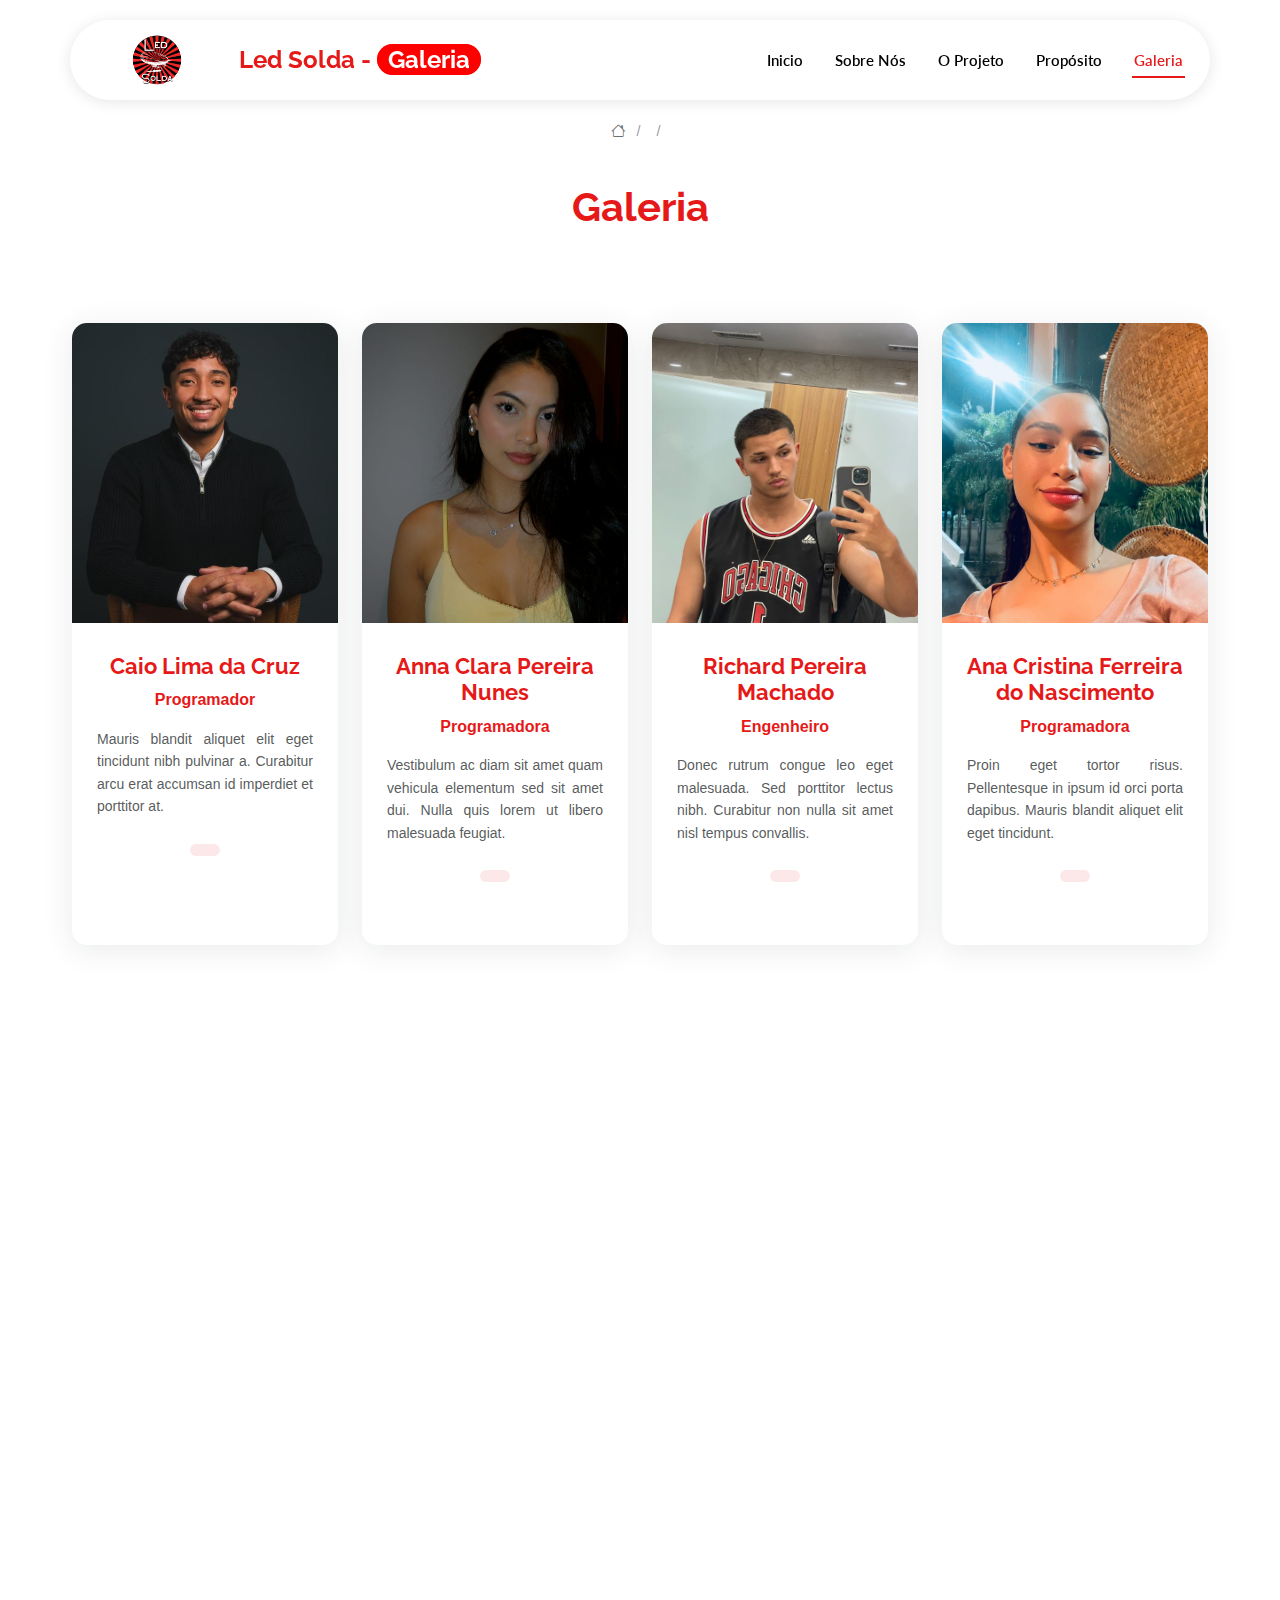
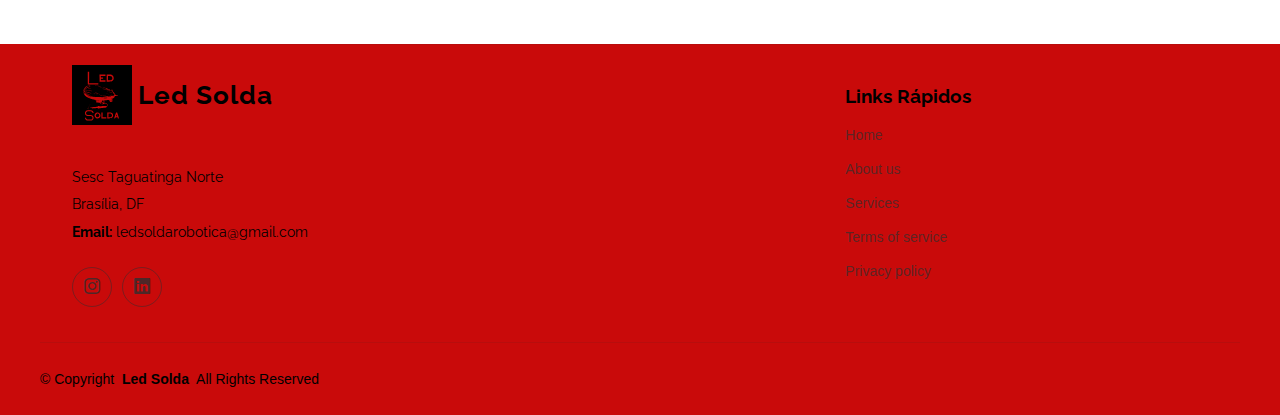
<file: galery.html>
<!DOCTYPE html>
<html lang="en">

<head>
  <meta charset="utf-8">
  <meta content="width=device-width, initial-scale=1.0" name="viewport">
  <title>Led Solda - Galeria</title>
  <meta name="description" content="">
  <meta name="keywords" content="">

  <!-- Favicons -->
  <link href="assets/img/favicon.png" rel="icon">
  <link href="assets/img/apple-touch-icon.png" rel="apple-touch-icon">

  <!-- Fonts -->
  <link href="https://fonts.googleapis.com" rel="preconnect">
  <link href="https://fonts.gstatic.com" rel="preconnect" crossorigin>
  <link href="https://fonts.googleapis.com/css2?family=Roboto:ital,wght@0,100;0,300;0,400;0,500;0,700;0,900;1,100;1,300;1,400;1,500;1,700;1,900&family=Lato:ital,wght@0,100;0,300;0,400;0,700;0,900;1,100;1,300;1,400;1,700;1,900&family=Raleway:ital,wght@0,100;0,200;0,300;0,400;0,500;0,600;0,700;0,800;0,900;1,100;1,200;1,300;1,400;1,500;1,600;1,700;1,800;1,900&display=swap" rel="stylesheet">

  <!-- Vendor CSS Files -->
  <link href="assets/vendor/bootstrap/css/bootstrap.min.css" rel="stylesheet">
  <link href="assets/vendor/bootstrap-icons/bootstrap-icons.css" rel="stylesheet">
  <link href="assets/vendor/aos/aos.css" rel="stylesheet">
  <link href="assets/vendor/fontawesome-free/css/all.min.css" rel="stylesheet">
  <link href="assets/vendor/swiper/swiper-bundle.min.css" rel="stylesheet">
  <link href="assets/vendor/glightbox/css/glightbox.min.css" rel="stylesheet">

  <!-- Main CSS File -->
  <link href="assets/css/main.css" rel="stylesheet">

  <!-- =======================================================
  * Template Name: MediTrust
  * Template URL: https://bootstrapmade.com/meditrust-bootstrap-hospital-website-template/
  * Updated: Jul 04 2025 with Bootstrap v5.3.7
  * Author: BootstrapMade.com
  * License: https://bootstrapmade.com/license/
  ======================================================== -->
</head>

<body class="doctors-page">

  <header id="header" class="header d-flex align-items-center fixed-top">
    <div class="header-container container-fluid container-xl position-relative d-flex align-items-center justify-content-between">

      <a href="index.html" class="logo d-flex align-items-center me-auto me-xl-0">
      <img src="assets/img/logo.png" alt=""> 
        
          <g id="bgCarrier" stroke-width="0"></g>
          <g id="tracerCarrier" stroke-linecap="round" stroke-linejoin="round"></g>
          <g id="iconCarrier">
            <path d="M22 22L2 22" stroke="currentColor" stroke-width="1.5" stroke-linecap="round"></path>
            <path d="M17 22V6C17 4.11438 17 3.17157 16.4142 2.58579C15.8284 2 14.8856 2 13 2H11C9.11438 2 8.17157 2 7.58579 2.58579C7 3.17157 7 4.11438 7 6V22" stroke="currentColor" stroke-width="1.5"></path>
            <path opacity="0.5" d="M21 22V8.5C21 7.09554 21 6.39331 20.6629 5.88886C20.517 5.67048 20.3295 5.48298 20.1111 5.33706C19.6067 5 18.9045 5 17.5 5" stroke="currentColor" stroke-width="1.5"></path>
            <path opacity="0.5" d="M3 22V8.5C3 7.09554 3 6.39331 3.33706 5.88886C3.48298 5.67048 3.67048 5.48298 3.88886 5.33706C4.39331 5 5.09554 5 6.5 5" stroke="currentColor" stroke-width="1.5"></path>
            <path d="M12 22V19" stroke="currentColor" stroke-width="1.5" stroke-linecap="round"></path>
            <path opacity="0.5" d="M10 12H14" stroke="currentColor" stroke-width="1.5" stroke-linecap="round"></path>
            <path opacity="0.5" d="M5.5 11H7" stroke="currentColor" stroke-width="1.5" stroke-linecap="round"></path>
            <path opacity="0.5" d="M5.5 14H7" stroke="currentColor" stroke-width="1.5" stroke-linecap="round"></path>
            <path opacity="0.5" d="M17 11H18.5" stroke="currentColor" stroke-width="1.5" stroke-linecap="round"></path>
            <path opacity="0.5" d="M17 14H18.5" stroke="currentColor" stroke-width="1.5" stroke-linecap="round"></path>
            <path opacity="0.5" d="M5.5 8H7" stroke="currentColor" stroke-width="1.5" stroke-linecap="round"></path>
            <path opacity="0.5" d="M17 8H18.5" stroke="currentColor" stroke-width="1.5" stroke-linecap="round"></path>
            <path opacity="0.5" d="M10 15H14" stroke="currentColor" stroke-width="1.5" stroke-linecap="round"></path>
            <path d="M12 9V5" stroke="currentColor" stroke-width="1.5" stroke-linecap="round" stroke-linejoin="round"></path>
            <path d="M14 7L10 7" stroke="currentColor" stroke-width="1.5" stroke-linecap="round" stroke-linejoin="round"></path>
          </g>
        </svg>

        <h1 class="sitename">Led Solda - <mark>Galeria</mark></h1>
      </a>
      <nav id="navmenu" class="navmenu">
        <ul>
          <li><a href="index.html">Inicio</a></li>
          <li><a href="index.html#home-about">Sobre Nós</a></li>
          <li><a href="index.html#about">O Projeto</a></li>
          <li><a href="index.html#goals">Propósito</a></li>
          <li><a href="galery.html" class="active">Galeria</a></li>
        </ul>
        <i class="mobile-nav-toggle d-xl-none bi bi-list"></i>
      </nav>

    </div>
  </header>

  <main class="main">

    <!-- Page Title -->
    <div class="page-title">
      <div class="breadcrumbs">
        <nav aria-label="breadcrumb">
          <ol class="breadcrumb">
            <li class="breadcrumb-item"><a href="#"><i class="bi bi-house"></i></a></li>
            <li class="breadcrumb-item"><a href="#"></a></li>
            <li class="breadcrumb-item active current"></li>
          </ol>
        </nav>
      </div>

      <div class="title-wrapper">
        <h1>Galeria</h1>
        <p></p>
    </div><!-- End Page Title -->

    <!-- Doctors Section -->
    <section id="doctors" class="doctors section">

      <div class="container" data-aos="fade-up" data-aos-delay="100">

        <div class="row gy-4">

          <div class="col-xl-3 col-lg-4 col-md-6" data-aos="fade-up" data-aos-delay="100">
            <div class="doctor-card">
              <div class="doctor-image">
                <img src="assets/img/person/caio.jpg" alt="Caio Lima da Cruz" class="img-fluid">
                <div class="doctor-overlay">
                  <div class="doctor-social">
                  <a href="#" class="social-link"><i class="bi bi-linkedin"></i></a>
                    <a href="#" class="social-link"><i class="bi bi-envelope"></i></a>
                  </div>
                </div>
              </div>
              <div class="doctor-content">
                <h4 class="doctor-name">Caio Lima da Cruz</h4>
                <span class="doctor-specialty">Programador</span>
                <p class="doctor-bio">Mauris blandit aliquet elit eget tincidunt nibh pulvinar a. Curabitur arcu erat accumsan id imperdiet et porttitor at.</p>
                <div class="doctor-experience">
                  <span class="experience-badge"></span>
                </div>
           
              </div>
            </div>
          </div><!-- End Doctor Card -->

          <div class="col-xl-3 col-lg-4 col-md-6" data-aos="fade-up" data-aos-delay="200">
            <div class="doctor-card">
              <div class="doctor-image">
                <img src="assets/img/person/ana clara.jpg" alt="Ana Clara" class="img-fluid">
                <div class="doctor-overlay">
                  <div class="doctor-social">
                    <a href="#" class="social-link"><i class="bi bi-linkedin"></i></a>
     
                    <a href="#" class="social-link"><i class="bi bi-envelope"></i></a>
                  </div>
                </div>
              </div>
              <div class="doctor-content">
                <h4 class="doctor-name">Anna Clara Pereira Nunes</h4>
                <span class="doctor-specialty">Programadora</span>
                <p class="doctor-bio">Vestibulum ac diam sit amet quam vehicula elementum sed sit amet dui. Nulla quis lorem ut libero malesuada feugiat.</p>
                <div class="doctor-experience">
                  <span class="experience-badge"></span>
                </div>
                
              </div>
            </div>
          </div><!-- End Doctor Card -->

          <div class="col-xl-3 col-lg-4 col-md-6" data-aos="fade-up" data-aos-delay="300">
            <div class="doctor-card">
              <div class="doctor-image">
                <img src="assets/img/person/Richard.jpg" alt="Dr. Sarah Williams" class="img-fluid">
                <div class="doctor-overlay">
                  <div class="doctor-social">
                    <a href="#" class="social-link"><i class="bi bi-linkedin"></i></a>
  
                    <a href="#" class="social-link"><i class="bi bi-envelope"></i></a>
                  </div>
                </div>
              </div>
              <div class="doctor-content">
                <h4 class="doctor-name">Richard Pereira Machado</h4>
                <span class="doctor-specialty">Engenheiro</span>
                <p class="doctor-bio">Donec rutrum congue leo eget malesuada. Sed porttitor lectus nibh. Curabitur non nulla sit amet nisl tempus convallis.</p>
                <div class="doctor-experience">
                  <span class="experience-badge"></span>
                </div>
                
              </div>
            </div>
          </div><!-- End Doctor Card -->

          <div class="col-xl-3 col-lg-4 col-md-6" data-aos="fade-up" data-aos-delay="400">
            <div class="doctor-card">
              <div class="doctor-image">
                <img src="assets/img/person/ana cristina.jpg" alt="Dr. Robert Anderson" class="img-fluid">
                <div class="doctor-overlay">
                  <div class="doctor-social">
                    <a href="#" class="social-link"><i class="bi bi-linkedin"></i></a>
        
                    <a href="#" class="social-link"><i class="bi bi-envelope"></i></a>
                  </div>
                </div>
              </div>
              <div class="doctor-content">
                <h4 class="doctor-name">Ana Cristina Ferreira do Nascimento</h4>
                <span class="doctor-specialty">Programadora</span>
                <p class="doctor-bio">Proin eget tortor risus. Pellentesque in ipsum id orci porta dapibus. Mauris blandit aliquet elit eget tincidunt.</p>
                <div class="doctor-experience">
                  <span class="experience-badge"></span>
                </div>
              </div>
            </div>
          </div><!-- End Doctor Card -->

          <div class="col-xl-3 col-lg-4 col-md-6" data-aos="fade-up" data-aos-delay="100">
            <div class="doctor-card">
              <div class="doctor-image">
                <img src="assets/img/person/matheus.jpg" alt="Matheus" class="img-fluid">
                <div class="doctor-overlay">
                  <div class="doctor-social">
                    <a href="#" class="social-link"><i class="bi bi-linkedin"></i></a>
        
                    <a href="#" class="social-link"><i class="bi bi-envelope"></i></a>
                  </div>
                </div>
              </div>
              <div class="doctor-content">
                <h4 class="doctor-name">Mateus Santos Brito</h4>
                <span class="doctor-specialty">Engenheiro</span>
                <p class="doctor-bio">Vivamus magna justo lacinia eget consectetur sed convallis at tellus. Quisque velit nisi pretium ut lacinia in elementum.</p>
                <div class="doctor-experience">
                  <span class="experience-badge"></span>
                </div>
             
              </div>
            </div>
          </div><!-- End Doctor Card -->

          <div class="col-xl-3 col-lg-4 col-md-6" data-aos="fade-up" data-aos-delay="200">
            <div class="doctor-card">
              <div class="doctor-image">
                <img src="assets/img/person/wendell.jpg" alt="Dr. David Rodriguez" class="img-fluid">
                <div class="doctor-overlay">
                  <div class="doctor-social">
                    <a href="#" class="social-link"><i class="bi bi-linkedin"></i></a>
                
                    <a href="#" class="social-link"><i class="bi bi-envelope"></i></a>
                  </div>
                </div>
              </div>
              <div class="doctor-content">
                <h4 class="doctor-name">Wendell Cruzeiro</h4>
                <span class="doctor-specialty">Professor</span>
                <p class="doctor-bio">Cras ultricies ligula sed magna dictum porta. Lorem ipsum dolor sit amet consectetur adipiscing elit pellentesque habitant.</p>
                <div class="doctor-experience">
                  <span class="experience-badge"></span>
                </div>
                
              </div>
            </div>
          </div><!-- End Doctor Card -->

          <div class="col-xl-3 col-lg-4 col-md-6" data-aos="fade-up" data-aos-delay="300">
            <div class="doctor-card">
              <div class="doctor-image">
                <img src="assets/img/person/larissa.jpg" alt="Dr. Amanda Clark" class="img-fluid">
                <div class="doctor-overlay">
                  <div class="doctor-social">
                    <a href="#" class="social-link"><i class="bi bi-linkedin"></i></a>
                    <a href="#" class="social-link"><i class="bi bi-envelope"></i></a>
                  </div>
                </div>
              </div>
              <div class="doctor-content">
                <h4 class="doctor-name">Larissa</h4>
                <span class="doctor-specialty">Professora</span>
                <p class="doctor-bio">Sed porttitor lectus nibh. Curabitur aliquet quam id dui posuere blandit proin eget tortor risus pellentesque habitant.</p>
                <div class="doctor-experience">
                  <span class="experience-badge"></span>
                </div>
                
              </div>
            </div>
          </div><!-- End Doctor Card -->

        </div>

      </div>

    </section><!-- /Doctors Section -->

  </main>

<footer id="footer" class="footer position-relative light-background">

    <div class="container footer-top">
      <div class="row gy-4">
        <div class="col-lg-4 col-md-6 footer-about">
          <a href="index.html" class="logo d-flex align-items-center">
            <img src="/assets/img/logo1.svg" alt="">
            <span class="sitename">Led Solda</span>
          </a>
          <div class="footer-contact pt-3">
            <p>Sesc Taguatinga Norte</p>
            <p>Brasília, DF</p>
            <p><strong>Email:</strong> <span>ledsoldarobotica@gmail.com</span></p>
          </div>
          <div class="social-links d-flex mt-4">
            <a href=""><i class="bi bi-instagram"></i></a>
            <a href=""><i class="bi bi-linkedin"></i></a>
          </div>
        </div>
       
        <div class="col-lg-2 col-md-3 footer-links">
        </div>
        <div class="col-lg-2 col-md-3 footer-links">
        </div>
       
        <div class="col-lg-2 col-md-3 footer-links">
          <h4></h4>
          <h4>Links Rápidos</h4>

          <ul>
            <li><a href="#hero">Home</a></li>
            <li><a href="#about">About us</a></li>
            <li><a href="#">Services</a></li>
            <li><a href="#">Terms of service</a></li>
            <li><a href="#">Privacy policy</a></li>
          </ul>
        </div>
      </div>
    </div>

    <div class="container copyright text-center mt-4">
      <p>© <span>Copyright</span> <strong class="px-1 sitename">Led Solda</strong> <span>All Rights Reserved</span></p>
    </div>

  </footer>

  <!-- Scroll Top -->
  <a href="#" id="scroll-top" class="scroll-top d-flex align-items-center justify-content-center"><i class="bi bi-arrow-up-short"></i></a>

  <!-- Preloader -->
  <div id="preloader"></div>

  <!-- Vendor JS Files -->
  <script src="assets/vendor/bootstrap/js/bootstrap.bundle.min.js"></script>
  <script src="assets/vendor/php-email-form/validate.js"></script>
  <script src="assets/vendor/aos/aos.js"></script>
  <script src="assets/vendor/purecounter/purecounter_vanilla.js"></script>
  <script src="assets/vendor/swiper/swiper-bundle.min.js"></script>
  <script src="assets/vendor/imagesloaded/imagesloaded.pkgd.min.js"></script>
  <script src="assets/vendor/isotope-layout/isotope.pkgd.min.js"></script>
  <script src="assets/vendor/glightbox/js/glightbox.min.js"></script>

  <!-- Main JS File -->
  <script src="assets/js/main.js"></script>

</body>

</html>
</file>
<file: assets/css/main.css>
/**
* Template Name: MediTrust
* Template URL: https://bootstrapmade.com/meditrust-bootstrap-hospital-website-template/
* Updated: Jul 04 2025 with Bootstrap v5.3.7
* Author: BootstrapMade.com
* License: https://bootstrapmade.com/license/
*/

@charset "UTF-8";

/*--------------------------------------------------------------
# Font & Color Variables
# Help: https://bootstrapmade.com/color-system/
--------------------------------------------------------------*/
/* Fonts */
:root {
  --default-font: "Roboto",  system-ui, -apple-system, "Segoe UI", Roboto, "Helvetica Neue", Arial, "Noto Sans", "Liberation Sans", sans-serif, "Apple Color Emoji", "Segoe UI Emoji", "Segoe UI Symbol", "Noto Color Emoji";
  --heading-font: "Raleway",  sans-serif;
  --nav-font: "Lato",  sans-serif;
}
mark{
  border: 1px solid red;
  border-radius: 30px;
  background-color: red;
  color: white;
  padding: 0px 10px 0px 10px;
  
}
/* Global Colors - The following color variables are used throughout the website. Updating them here will change the color scheme of the entire website */
:root { 
  --background-color: #ffffff; /* Background color for the entire website, including individual sections */
  --default-color: #2c3031; /* Default color used for the majority of the text content across the entire website */
  --heading-color: #e61919;; /* Color for headings, subheadings and title throughout the website */
  --accent-color: #e61919; /* Accent color that represents your brand on the website. It's used for buttons, links, and other elements that need to stand out */
  --surface-color: #ffffff; /* The surface color is used as a background of boxed elements within sections, such as cards, icon boxes, or other elements that require a visual separation from the global background. */
  --contrast-color: #ffffff; /* Contrast color for text, ensuring readability against backgrounds of accent, heading, or default colors. */
}

/* Nav Menu Colors - The following color variables are used specifically for the navigation menu. They are separate from the global colors to allow for more customization options */
:root {
  --nav-color: #000000;  /* The default color of the main navmenu links */
  --nav-hover-color: #e61919;; /* Applied to main navmenu links when they are hovered over or active */
  --nav-mobile-background-color: #ffffff; /* Used as the background color for mobile navigation menu */
  --nav-dropdown-background-color: #ffffff; /* Used as the background color for dropdown items that appear when hovering over primary navigation items */
  --nav-dropdown-color: #496268; /* Used for navigation links of the dropdown items in the navigation menu. */
  --nav-dropdown-hover-color: #e61919;; /* Similar to --nav-hover-color, this color is applied to dropdown navigation links when they are hovered over. */
}

/* Color Presets - These classes override global colors when applied to any section or element, providing reuse of the sam color scheme. */

.light-background {
  --background-color: #030808;
  --surface-color: #ffffff;
}

.dark-background {
  --background-color: #021418;
  --default-color: #ffffff;
  --heading-color: #ffffff;
  --surface-color: #e61919;;
  --contrast-color: #ffffff;
}

.badge-item :hover {
  color: rgb(247, 250, 55);
}
/* Smooth scroll */
:root {
  scroll-behavior: smooth;
}

/*--------------------------------------------------------------
# General Styling & Shared Classes
--------------------------------------------------------------*/
body {
  color: var(--default-color);
  background-color: var(--background-color);
  font-family: var(--default-font);
}
  
p{
  text-align: justify;
}


.creditos{
  text-align: center;
}

body {
    font-family: 'Poppins', sans-serif;
    line-height: 1.6;
}

.container {
    max-width: 1200px;
    margin: 0 auto;
    padding: 0 2rem;
}

.content-section {
    padding: 5.5rem 0rem;
}

.content-section.dark {
    background-color: var(--primary-color);
    color: var(--accent-color);
}

.content-section.light {
    background-color: #f8f9fa;
}

a {
  color: var(--accent-color);
  text-decoration: none;
  transition: 0.3s;
}

a:hover {
  color: color-mix(in srgb, var(--accent-color), transparent 25%);
  text-decoration: none;
}

h1,
h2,
h3,
h4,
h5,
h6 {
  color: var(--heading-color);
  font-family: var(--heading-font);
}

/* PHP Email Form Messages
------------------------------*/
.php-email-form .error-message {
  display: none;
  background: #df1529;
  color: #ffffff;
  text-align: left;
  padding: 15px;
  margin-bottom: 24px;
  font-weight: 600;
}

.php-email-form .sent-message {
  display: none;
  color: #ffffff;
  background: #059652;
  text-align: center;
  padding: 15px;
  margin-bottom: 24px;
  font-weight: 600;
}

.php-email-form .loading {
  display: none;
  background: var(--surface-color);
  text-align: center;
  padding: 15px;
  margin-bottom: 24px;
}

.php-email-form .loading:before {
  content: "";
  display: inline-block;
  border-radius: 50%;
  width: 24px;
  height: 24px;
  margin: 0 10px -6px 0;
  border: 3px solid var(--accent-color);
  border-top-color: var(--surface-color);
  animation: php-email-form-loading 1s linear infinite;
}

@keyframes php-email-form-loading {
  0% {
    transform: rotate(0deg);
  }

  100% {
    transform: rotate(360deg);
  }
}

/*--------------------------------------------------------------
# Global Header
--------------------------------------------------------------*/
.header {
  --background-color: rgba(255, 255, 255, 0);
  color: var(--default-color);
  background-color: var(--background-color);
  padding: 20px 0;
  transition: all 0.5s;
  z-index: 997;
}

.header .header-container {
  background: var(--surface-color);
  border-radius: 50px;
  padding: 5px 25px;
  box-shadow: 0px 2px 15px rgba(0, 0, 0, 0.1);
}

.header .logo {
  line-height: 1;
}

.header .logo img {
  max-height: 70px;
  margin-right: 20px;
}

.header .logo svg {
  height: 32px;
  padding-right: 5px;
  color: var(--accent-color);
}

@media (max-width: 575px) {
  .header .logo svg {
    height: 28px;
  }
}

.header .logo h1 {
  font-size: 24px;
  margin: 0;
  font-weight: 700;
  color: var(--heading-color);
}

@media (max-width: 575px) {
  .header .logo h1 {
    font-size: 20px;
  }
}

.header .btn-getstarted,
.header .btn-getstarted:focus {
  color: var(--contrast-color);
  background: var(--accent-color);
  font-size: 14px;
  padding: 8px 20px;
  margin: 0 0 0 30px;
  border-radius: 50px;
  transition: 0.3s;
}

.header .btn-getstarted:hover,
.header .btn-getstarted:focus:hover {
  color: var(--contrast-color);
  background: color-mix(in srgb, var(--accent-color), transparent 15%);
}

@media (max-width: 1200px) {
  .header {
    padding-top: 10px;
  }

  .header .header-container {
    margin-left: 10px;
    margin-right: 10px;
    padding: 10px 5px 10px 15px;
  }

  .header .logo {
    order: 1;
  }

  .header .btn-getstarted {
    order: 2;
    margin: 0 10px 0 0;
    padding: 6px 15px;
  }

  .header .navmenu {
    order: 3;
  }
}

/*--------------------------------------------------------------
# Navigation Menu
--------------------------------------------------------------*/
/* Desktop Navigation */
@media (min-width: 1200px) {
  .navmenu {
    padding: 0;
  }

  .navmenu ul {
    margin: 0;
    padding: 0;
    display: flex;
    list-style: none;
    align-items: center;
  }

  .navmenu li {
    position: relative;
  }

  .navmenu>ul>li {
    white-space: nowrap;
    padding: 15px 14px;
  }

  .navmenu>ul>li:last-child {
    padding-right: 0;
  }

  .navmenu a,
  .navmenu a:focus {
    color: var(--nav-color);
    font-size: 15px;
    padding: 0 2px;
    font-family: var(--nav-font);
    font-weight: 600;
    display: flex;
    align-items: center;
    justify-content: space-between;
    white-space: nowrap;
    transition: 0.3s;
    position: relative;
  }

  .navmenu a i,
  .navmenu a:focus i {
    font-size: 12px;
    line-height: 0;
    margin-left: 5px;
    transition: 0.3s;
  }

  .navmenu>ul>li>a:before {
    content: "";
    position: absolute;
    width: 100%;
    height: 2px;
    bottom: -6px;
    left: 0;
    background-color: var(--accent-color);
    visibility: hidden;
    width: 0px;
    transition: all 0.3s ease-in-out 0s;
  }

  .navmenu a:hover:before,
  .navmenu li:hover>a:before,
  .navmenu .active:before {
    visibility: visible;
    width: 100%;
  }

  .navmenu li:hover>a,
  .navmenu .active,
  .navmenu .active:focus {
    color: var(--nav-hover-color);
  }

  .navmenu .dropdown ul {
    margin: 0;
    padding: 10px 0;
    background: var(--nav-dropdown-background-color);
    display: block;
    position: absolute;
    visibility: hidden;
    left: 14px;
    top: 130%;
    opacity: 0;
    transition: 0.3s;
    border-radius: 4px;
    z-index: 99;
    box-shadow: 0px 0px 30px rgba(0, 0, 0, 0.1);
  }

  .navmenu .dropdown ul li {
    min-width: 200px;
  }

  .navmenu .dropdown ul a {
    padding: 10px 20px;
    font-size: 15px;
    text-transform: none;
    color: var(--nav-dropdown-color);
  }

  .navmenu .dropdown ul a i {
    font-size: 12px;
  }

  .navmenu .dropdown ul a:hover,
  .navmenu .dropdown ul .active:hover,
  .navmenu .dropdown ul li:hover>a {
    color: var(--nav-dropdown-hover-color);
  }

  .navmenu .dropdown:hover>ul {
    opacity: 1;
    top: 100%;
    visibility: visible;
  }

  .navmenu .dropdown .dropdown ul {
    top: 0;
    left: -90%;
    visibility: hidden;
  }

  .navmenu .dropdown .dropdown:hover>ul {
    opacity: 1;
    top: 0;
    left: -100%;
    visibility: visible;
  }
}

/* Mobile Navigation */
@media (max-width: 1100px) {
  .mobile-nav-toggle {
    color: var(--nav-color);
    font-size: 25px;
    line-height: 0;
    margin-right: 10px;
    cursor: pointer;
    transition: color 0.3s;
  }

  .navmenu {
    padding: 0;
    z-index: 9997;
  }

  .navmenu ul {
    display: none;
    list-style: none;
    position: absolute;
    inset: 60px 20px 20px 20px;
    padding: 10px 0;
    margin: 0;
    border-radius: 6px;
    background-color: var(--nav-mobile-background-color);
    border: 1px solid color-mix(in srgb, var(--default-color), transparent 90%);
    box-shadow: none;
    overflow-y: auto;
    transition: 0.3s;
    z-index: 9998;
  }

  .navmenu a,
  .navmenu a:focus {
    color: var(--nav-dropdown-color);
    padding: 10px 20px;
    font-family: var(--nav-font);
    font-size: 17px;
    font-weight: 500;
    display: flex;
    align-items: center;
    justify-content: space-between;
    white-space: nowrap;
    transition: 0.3s;
  }

  .navmenu a i,
  .navmenu a:focus i {
    font-size: 12px;
    line-height: 0;
    margin-left: 5px;
    width: 30px;
    height: 30px;
    display: flex;
    align-items: center;
    justify-content: center;
    border-radius: 50%;
    transition: 0.3s;
    background-color: color-mix(in srgb, var(--accent-color), transparent 90%);
  }

  .navmenu a i:hover,
  .navmenu a:focus i:hover {
    background-color: var(--accent-color);
    color: var(--contrast-color);
  }

  .navmenu a:hover,
  .navmenu .active,
  .navmenu .active:focus {
    color: var(--nav-dropdown-hover-color);
  }

  .navmenu .active i,
  .navmenu .active:focus i {
    background-color: var(--accent-color);
    color: var(--contrast-color);
    transform: rotate(180deg);
  }

  .navmenu .dropdown ul {
    position: static;
    display: none;
    z-index: 99;
    padding: 10px 0;
    margin: 10px 20px;
    background-color: var(--nav-dropdown-background-color);
    transition: all 0.5s ease-in-out;
  }

  .navmenu .dropdown ul ul {
    background-color: rgba(33, 37, 41, 0.1);
  }

  .navmenu .dropdown>.dropdown-active {
    display: block;
    background-color: rgba(33, 37, 41, 0.03);
  }

  .mobile-nav-active {
    overflow: hidden;
  }

  .mobile-nav-active .mobile-nav-toggle {
    color: #fff;
    position: absolute;
    font-size: 32px;
    top: 15px;
    right: 15px;
    margin-right: 0;
    z-index: 9999;
  }

  .mobile-nav-active .navmenu {
    position: fixed;
    overflow: hidden;
    inset: 0;
    background: rgba(33, 37, 41, 0.8);
    transition: 0.3s;
  }

  .mobile-nav-active .navmenu>ul {
    display: block;
  }
}

/*--------------------------------------------------------------
# Global Footer
--------------------------------------------------------------*/
.footer {
  color: black;
  background-color: #c90a0a;
  font-size: 14px;
  position: relative;
}

.footer .footer-top {
  padding-top: 20px;
  border-top: 1px solid color-mix(in srgb, var(--default-color), transparent 90%);
}

.footer .footer-about .logo {
  line-height: 1;
  margin-bottom: 25px;
}

.footer .footer-about .logo img {
  max-height: 60px;
  margin-right: 6px;
}

.footer .footer-about .logo span {
  color: black;
  font-family: var(--heading-font);
  font-size: 26px;
  font-weight: 700;
  letter-spacing: 1px;
}

.footer .footer-about p {
  font-size: 14px;
  font-family: var(--heading-font);
}

.footer .social-links a {
  display: flex;
  align-items: center;
  justify-content: center;
  width: 40px;
  height: 40px;
  border-radius: 50%;
  border: 1px solid color-mix(in srgb, var(--default-color), transparent 50%);
  font-size: 16px;
  color: color-mix(in srgb, var(--default-color), transparent 20%);
  margin-right: 10px;
  transition: 0.3s;
}

.footer .social-links a:hover {
  color: white;
  border-color: black;
}

.footer h4 {
  font-size: 19px;
  color:  black;
  font-weight: bold;
  position: relative;
  padding-bottom: 12px;
}

.footer .footer-links {
  margin-bottom: 30px;
}

.footer .footer-links ul {
  list-style: none;
  padding: 0;
  margin: 0;
}

.footer .footer-links ul i {
  padding-right: 2px;
  font-size: 17px;
  line-height: 0;
}

.footer .footer-links ul li {
  padding: 10px 0;
  display: flex;
  align-items: center;
}

.footer .footer-links ul li:first-child {
  padding-top: 0;
}

.footer .footer-links ul a {
  color: color-mix(in srgb, var(--default-color), transparent 30%);
  display: inline-block;
  line-height: 1;
}

.footer .footer-links ul a:hover {
  color: white;
}

.footer .footer-contact p {
  margin-bottom: 5px;
}

.footer .copyright {
  padding: 25px 0;
  border-top: 1px solid color-mix(in srgb, var(--default-color), transparent 90%);
}

.footer .copyright p {
  margin-bottom: 0;
}

.footer .credits {
  margin-top: 8px;
  font-size: 13px;
}

/*--------------------------------------------------------------
# Preloader
--------------------------------------------------------------*/
#preloader {
  position: fixed;
  inset: 0;
  z-index: 9999;
  overflow: hidden;
  background-color: var(--background-color);
  transition: all 0.6s ease-out;
}

#preloader:before {
  content: "";
  position: fixed;
  top: calc(50% - 30px);
  left: calc(50% - 30px);
  border: 6px solid var(--accent-color);
  border-top-color: color-mix(in srgb, var(--accent-color), transparent 90%);
  border-radius: 50%;
  width: 60px;
  height: 60px;
  animation: animate-preloader 1s linear infinite;
}

@keyframes animate-preloader {
  0% {
    transform: rotate(0deg);
  }

  100% {
    transform: rotate(360deg);
  }
}

/*--------------------------------------------------------------
# Scroll Top Button
--------------------------------------------------------------*/
.scroll-top {
  position: fixed;
  visibility: hidden;
  opacity: 0;
  right: 15px;
  bottom: -15px;
  z-index: 99999;
  background-color: var(--accent-color);
  width: 44px;
  height: 44px;
  border-radius: 50px;
  transition: all 0.4s;
}

.scroll-top i {
  font-size: 24px;
  color: var(--contrast-color);
  line-height: 0;
}

.scroll-top:hover {
  background-color: color-mix(in srgb, var(--accent-color), transparent 20%);
  color: var(--contrast-color);
}

.scroll-top.active {
  visibility: visible;
  opacity: 1;
  bottom: 15px;
}

/*--------------------------------------------------------------
# Disable aos animation delay on mobile devices
--------------------------------------------------------------*/
@media screen and (max-width: 768px) {
  [data-aos-delay] {
    transition-delay: 0 !important;
  }
}

/*--------------------------------------------------------------
# Global Page Titles & Breadcrumbs
--------------------------------------------------------------*/
.page-title {
  text-align: center;
  padding: 120px 0 20px 0;
}

.page-title .breadcrumbs {
  margin-bottom: 1.5rem;
}

.page-title .breadcrumbs .breadcrumb {
  justify-content: center;
  margin: 0;
  padding: 0;
  background: none;
}

.page-title .breadcrumbs .breadcrumb .breadcrumb-item {
  font-size: 0.9rem;
  color: color-mix(in srgb, var(--default-color), transparent 30%);
}

.page-title .breadcrumbs .breadcrumb .breadcrumb-item.active {
  color: var(--accent-color);
}

.page-title .breadcrumbs .breadcrumb .breadcrumb-item a {
  color: inherit;
  text-decoration: none;
  transition: color 0.3s ease;
}

.page-title .breadcrumbs .breadcrumb .breadcrumb-item a:hover {
  color: var(--accent-color);
}

.page-title .breadcrumbs .breadcrumb .breadcrumb-item a i {
  font-size: 0.9rem;
  margin-right: 0.2rem;
}

.page-title .breadcrumbs .breadcrumb .breadcrumb-item+.breadcrumb-item::before {
  color: color-mix(in srgb, var(--default-color), transparent 50%);
}

.page-title .title-wrapper {
  max-width: 800px;
  margin: 0 auto;
  padding: 1rem 0;
}

.page-title .title-wrapper h1 {
  font-size: 2.5rem;
  margin-bottom: 1rem;
  font-weight: 700;
  color: var(--heading-color);
}

.page-title .title-wrapper p {
  font-size: 1.1rem;
  color: color-mix(in srgb, var(--default-color), transparent 20%);
  margin: 0;
  line-height: 1.6;
}

@media (max-width: 768px) {
  .page-title .title-wrapper h1 {
    font-size: 2rem;
  }

  .page-title .title-wrapper p {
    font-size: 1rem;
  }
}

@media (max-width: 576px) {
  .page-title .title-wrapper h1 {
    font-size: 1.75rem;
  }
}

/*--------------------------------------------------------------
# Global Sections
--------------------------------------------------------------*/
section,
.section {
  color: var(--default-color);
  background-color: var(--background-color);
  padding: 60px 0;
  scroll-margin-top: 90px;
  overflow: clip;
}

@media (max-width: 1199px) {

  section,
  .section {
    scroll-margin-top: 66px;
  }
}

/*--------------------------------------------------------------
# Global Section Titles
--------------------------------------------------------------*/
.section-title {
  text-align: center;
  padding-bottom: 60px;
  position: relative;
}

.section-title h2 {
  font-size: 32px;
  font-weight: 700;
  margin-bottom: 20px;
  padding-bottom: 20px;
  position: relative;
}

.section-title h2:after {
  content: "";
  position: absolute;
  display: block;
  width: 50px;
  height: 3px;
  background: var(--accent-color);
  left: 0;
  right: 0;
  bottom: 0;
  margin: auto;
}

.section-title p {
  margin-bottom: 0;
}

/*--------------------------------------------------------------
# Hero Section
--------------------------------------------------------------*/
.hero {
  padding: 0;
  position: relative;
  overflow: hidden;
}

.hero .hero-wrapper {
  position: relative;
  width: 100%;
  min-height: 70vh;
  display: flex;
  align-items: center;
  padding: 120px 0 60px 0;
}

.hero .hero-image {
  position: absolute;
  top: 0;
  left: 0;
  width: 100%;
  height: 100%;
  z-index: 1;
}

.hero .hero-image::after {
  content: "";
  position: absolute;
  top: 0;
  left: 0;
  width: 100%;
  height: 100%;
  background: linear-gradient(135deg, color-mix(in srgb, var(--background-color), transparent 20%) 0%, color-mix(in srgb, var(--background-color), transparent 50%) 100%);
  z-index: 2;
}

.hero .hero-image img {
  width: 100%;
  height: 100%;
  object-fit: cover;
  opacity: 0.5;
  object-position: center;
}

.hero .hero-content {
  position: relative;
  z-index: 3;
  padding: 3rem 0;
  width: 100%;
}

.hero .hero-content .content-box {
  padding: 2rem 0;
}

.hero .hero-content .content-box .badge-accent {
  display: inline-block;
  background-color: color-mix(in srgb, var(--accent-color), transparent 20%);
  color: var(--contrast-color);
  padding: 0.5rem 1rem;
  border-radius: 50px;
  font-size: 0.9rem;
  font-weight: 500;
  margin-bottom: 1.5rem;
}

.hero .hero-content .content-box h1 {
  font-size: 3.5rem;
  font-weight: 700;
  margin-bottom: 1.5rem;
  line-height: 1.2;
}

.hero .hero-content .content-box p {
  font-size: 1.2rem;
  margin-bottom: 2rem;
  max-width: 600px;
}

.hero .hero-content .content-box .cta-group {
  display: flex;
  gap: 1rem;
  margin-bottom: 2rem;
}

.hero .hero-content .content-box .cta-group .btn {
  padding: 0.8rem 2rem;
  font-weight: 600;
  border-radius: 50px;
  transition: all 0.3s ease;
  font-size: 1rem;
}

.hero .hero-content .content-box .cta-group .btn.btn-primary {
  background-color: var(--accent-color);
  border: 2px solid var(--accent-color);
  color: var(--contrast-color);
}

.hero .hero-content .content-box .cta-group .btn.btn-primary:hover {
  background-color: color-mix(in srgb, var(--accent-color), transparent 20%);
  border-color: color-mix(in srgb, var(--accent-color), transparent 20%);
}

.hero .hero-content .content-box .cta-group .btn.btn-outline {
  background-color: transparent;
  border: 2px solid var(--accent-color);
  color: var(--accent-color);
}

.hero .hero-content .content-box .cta-group .btn.btn-outline:hover {
  background-color: var(--accent-color);
  border-color: var(--accent-color);
  color: var(--contrast-color);
}

.hero .hero-content .content-box .info-badges {
  display: flex;
  gap: 2rem;
}

.hero .hero-content .content-box .info-badges .badge-item {
  display: flex;
  align-items: center;
  gap: 1rem;
}

.hero .hero-content .content-box .info-badges .badge-item i {
  font-size: 2rem;
  color: var(--accent-color);
}

.hero .hero-content .content-box .info-badges .badge-item .badge-content {
  display: flex;
  flex-direction: column;
}

.hero .hero-content .content-box .info-badges .badge-item .badge-content span {
  color: color-mix(in srgb, var(--default-color), transparent 20%);
  font-size: 0.9rem;
}

.hero .hero-content .content-box .info-badges .badge-item .badge-content strong {
  font-size: 1.1rem;
  font-weight: 600;
}

.hero .features-wrapper {
  background-color: color-mix(in srgb, var(--surface-color), transparent 20%);
  border-radius: 15px;
  box-shadow: 0 10px 30px rgba(0, 0, 0, 0.1);
  justify-content: space-between;
  padding: 2rem;
  margin-top: 15px;
}

.hero .features-wrapper .feature-item {
  display: flex;
  align-items: flex-start;
  gap: 1rem;
  flex: 1;
}

.hero .features-wrapper .feature-item .feature-icon {
  display: flex;
  align-items: center;
  justify-content: center;
  width: 60px;
  height: 60px;
  background-color: color-mix(in srgb, var(--accent-color), transparent 85%);
  border-radius: 12px;
  flex-shrink: 0;
}

.hero .features-wrapper .feature-item .feature-icon i {
  font-size: 1.8rem;
  color: white;
}

.hero .features-wrapper .feature-item .feature-text h3 {
  font-size: 1.2rem;
  font-weight: 600;
  margin-bottom: 0.5rem;
}

.hero .features-wrapper .feature-item .feature-text p {
  font-size: 0.95rem;
  color: color-mix(in srgb, var(--default-color), transparent 30%);
  margin-bottom: 0;
}

@media (max-width: 1200px) {
  .hero .hero-content .content-box h1 {
    font-size: 3rem;
  }

  .hero .floating-features .features-wrapper {
    padding: 1.5rem;
    gap: 1rem;
  }
}

@media (max-width: 992px) {
  .hero .hero-wrapper {
    height: auto;
    min-height: 600px;
  }

  .hero .hero-content .content-box h1 {
    font-size: 2.5rem;
  }

  .hero .floating-features {
    position: relative;
    transform: translateY(0);
    padding: 3rem 0;
  }

  .hero .floating-features .features-wrapper {
    flex-direction: column;
  }

  .hero .floating-features .features-wrapper .feature-item {
    padding: 1rem 0;
    border-bottom: 1px solid color-mix(in srgb, var(--default-color), transparent 90%);
  }

  .hero .floating-features .features-wrapper .feature-item:last-child {
    border-bottom: none;
  }
}

@media (max-width: 768px) {
  .hero .hero-wrapper {
    min-height: 500px;
  }

  .hero .hero-image::after {
    background: linear-gradient(180deg, rgba(0, 0, 0, 0.5) 0%, rgba(0, 0, 0, 0.7) 100%);
  }

  .hero .hero-content .content-box h1 {
    font-size: 2.2rem;
  }

  .hero .hero-content .content-box p {
    font-size: 1rem;
  }

  .hero .hero-content .content-box .cta-group {
    flex-direction: column;
    gap: 0.8rem;
  }

  .hero .hero-content .content-box .cta-group .btn {
    width: 100%;
    text-align: center;
  }

  .hero .hero-content .content-box .info-badges {
    flex-direction: column;
    gap: 1rem;
  }
}

@media (max-width: 576px) {
  .hero .hero-content .content-box {
    padding: 1rem 0;
  }

  .hero .hero-content .content-box h1 {
    font-size: 1.8rem;
  }
}

/*--------------------------------------------------------------
# Home About Section
--------------------------------------------------------------*/
.home-about .about-image {
  position: relative;
}

.home-about .about-image img {
  box-shadow: 0 15px 30px rgba(0, 0, 0, 0.1);
  height: 100%;
}

.home-about .about-image .experience-badge {
  position: absolute;
  bottom: 0;
  right: 30px;
  background-color: var(--accent-color);
  color: var(--contrast-color);
  padding: 20px;
  border-radius: 8px;
  box-shadow: 0 10px 20px rgba(0, 0, 0, 0.1);
  transform: translateY(30%);
}

.home-about .about-image .experience-badge .years {
  display: block;
  font-size: 36px;
  font-weight: 700;
  line-height: 1.1;
}

.home-about .about-image .experience-badge .text {
  font-size: 12px;
  display: block;
}

@media (max-width: 576px) {
  .home-about .about-image .experience-badge {
    right: 15px;
    padding: 15px;
  }

  .home-about .about-image .experience-badge .years {
    font-size: 28px;
  }

  .home-about .about-image .experience-badge .text {
    font-size: 12px;
  }
}

.home-about .about-content h2 {
  margin-bottom: 16px;
  font-weight: 700;
  font-size: 48px;
}

@media (max-width: 768px) {
  .home-about .about-content h2 {
    font-size: 48px;
  }
}

.home-about .about-content .lead {
  color: color-mix(in srgb, var(--heading-color), transparent 20%);
  font-size: 18px;
  margin-bottom: 16px;
  font-weight: 500;
}

.home-about .about-content p {
  margin-bottom: 22px;
  color: black;
}

.home-about .feature-item {
  padding: 25px;
  border-radius: 8px;
  background-color: var(--surface-color);
  height: 100%;
  box-shadow: 0 5px 15px rgba(0, 0, 0, 0.05);
  transition: transform 0.3s, box-shadow 0.3s;
}

.home-about .feature-item:hover {
  transform: translateY(-5px);
  box-shadow: 0 10px 20px rgba(0, 0, 0, 0.1);
}

.home-about .feature-item .icon {
  font-size: 32px;
  color: var(--accent-color);
  margin-bottom: 15px;
}

.home-about .feature-item h4 {
  font-size: 18px;
  margin-bottom: 10px;
  font-weight: 600;
}

.home-about .feature-item p {
  font-size: 14px;
  margin-bottom: 0;
}

.home-about .cta-wrapper {
  display: flex;
  flex-wrap: wrap;
  gap: 15px;
}

.home-about .cta-wrapper .btn {
  padding: 10px 24px;
  font-weight: 500;
  border-radius: 6px;
  transition: all 0.3s;
}

.home-about .cta-wrapper .btn-primary {
  background-color: var(--accent-color);
  border-color: var(--accent-color);
  color: var(--contrast-color);
}

.home-about .cta-wrapper .btn-primary:hover {
  background-color: color-mix(in srgb, var(--accent-color), #000 10%);
  border-color: color-mix(in srgb, var(--accent-color), #000 10%);
}

.home-about .cta-wrapper .btn-outline {
  border: 1px solid color-mix(in srgb, var(--default-color), transparent 70%);
  color: var(--default-color);
}

.home-about .cta-wrapper .btn-outline:hover {
  background-color: color-mix(in srgb, var(--default-color), transparent 90%);
  border-color: color-mix(in srgb, var(--default-color), transparent 50%);
}

.home-about .certifications-row {
  border-top: 1px solid color-mix(in srgb, var(--default-color), transparent 90%);
}

.home-about .certifications-row .certification-title {
  font-size: 20px;
  margin-bottom: 20px;
  color: var(--heading-color);
}

.home-about .certifications {
  display: flex;
  justify-content: center;
  align-items: center;
  flex-wrap: wrap;
  gap: 30px;
}

.home-about .certifications .certification-item {
  flex: 0 0 150px;
  text-align: center;
  transition: transform 0.3s;
}

.home-about .certifications .certification-item img {
  max-width: 100%;
  height: auto;
  filter: grayscale(100%);
  opacity: 0.7;
  transition: filter 0.3s, opacity 0.3s;
}

.home-about .certifications .certification-item:hover {
  transform: translateY(-5px);
}

.home-about .certifications .certification-item:hover img {
  filter: grayscale(0%);
  opacity: 1;
}

@media (max-width: 576px) {
  .home-about .certifications .certification-item {
    flex: 0 0 120px;
  }
}

@media (max-width: 768px) {
  .home-about .certifications {
    gap: 20px;
  }
}

@media (max-width: 992px) {
  .home-about .about-content {
    margin-top: 60px;
  }
}

/*--------------------------------------------------------------
# Featured Departments Section
--------------------------------------------------------------*/
.featured-departments .department-card {
  background: var(--surface-color);
  border-radius: 12px;
  overflow: hidden;
  box-shadow: 0 5px 15px color-mix(in srgb, var(--default-color), transparent 85%);
  transition: all 0.3s ease;
  height: 100%;
}

.featured-departments .department-card:hover {
  transform: translateY(-5px);
  box-shadow: 0 15px 30px color-mix(in srgb, var(--default-color), transparent 75%);
}

.featured-departments .department-image {
  position: relative;
  height: 200px;
  overflow: hidden;
}

.featured-departments .department-image img {
  width: 100%;
  height: 100%;
  object-fit: cover;
  transition: transform 0.3s ease;
}

.featured-departments .department-card:hover .department-image img {
  transform: scale(1.05);
}

.featured-departments .department-content {
  padding: 30px;
  position: relative;
}

.featured-departments .department-icon {
  position: absolute;
  top: -30px;
  left: 30px;
  width: 60px;
  height: 60px;
  background: var(--accent-color);
  border-radius: 50%;
  display: flex;
  align-items: center;
  justify-content: center;
  box-shadow: 0 5px 15px color-mix(in srgb, var(--accent-color), transparent 40%);
}

.featured-departments .department-icon i {
  font-size: 24px;
  color: var(--contrast-color);
}

.featured-departments h3 {
  font-size: 24px;
  font-weight: 700;
  margin: 40px 0 15px 0;
  color: var(--heading-color);
}

.featured-departments p {
  color: color-mix(in srgb, var(--default-color), transparent 20%);
  font-size: 15px;
  line-height: 1.6;
  margin-bottom: 25px;
}

.featured-departments .btn-learn-more {
  display: inline-flex;
  align-items: center;
  gap: 8px;
  color: var(--accent-color);
  font-weight: 600;
  font-size: 14px;
  text-decoration: none;
  transition: all 0.3s ease;
}

.featured-departments .btn-learn-more span {
  transition: transform 0.3s ease;
}

.featured-departments .btn-learn-more i {
  font-size: 16px;
  transition: transform 0.3s ease;
}

.featured-departments .btn-learn-more:hover {
  color: color-mix(in srgb, var(--accent-color), transparent 20%);
}

.featured-departments .btn-learn-more:hover span {
  transform: translateX(3px);
}

.featured-departments .btn-learn-more:hover i {
  transform: translateX(3px);
}

@media (max-width: 768px) {
  .featured-departments .department-content {
    padding: 25px 20px;
  }

  .featured-departments .department-icon {
    left: 20px;
    width: 50px;
    height: 50px;
    top: -25px;
  }

  .featured-departments .department-icon i {
    font-size: 20px;
  }

  .featured-departments h3 {
    font-size: 20px;
    margin: 35px 0 15px 0;
  }

  .featured-departments p {
    font-size: 14px;
    margin-bottom: 20px;
  }
}

/*--------------------------------------------------------------
# Featured Services Section
--------------------------------------------------------------*/
.featured-services .service-card {
  background: var(--surface-color);
  border-radius: 10px;
  padding: 40px 30px;
  height: 100%;
  transition: all 0.3s ease;
  border: 1px solid color-mix(in srgb, var(--default-color), transparent 90%);
  position: relative;
  overflow: hidden;
}

.featured-services .service-card:hover {
  transform: translateY(-5px);
  box-shadow: 0 10px 30px color-mix(in srgb, var(--default-color), transparent 85%);
  border-color: color-mix(in srgb, var(--accent-color), transparent 70%);
}

.featured-services .service-card::before {
  content: "";
  position: absolute;
  top: 0;
  left: 0;
  width: 100%;
  height: 4px;
  background: linear-gradient(90deg, var(--accent-color), color-mix(in srgb, var(--accent-color), var(--heading-color) 30%));
}

.featured-services .service-icon {
  width: 80px;
  height: 80px;
  background: color-mix(in srgb, var(--accent-color), transparent 90%);
  border-radius: 50%;
  display: flex;
  align-items: center;
  justify-content: center;
  margin-bottom: 25px;
  transition: all 0.3s ease;
}

.featured-services .service-icon i {
  font-size: 36px;
  color: var(--accent-color);
  transition: all 0.3s ease;
}

.service-card:hover .featured-services .service-icon {
  background: var(--accent-color);
  transform: scale(1.1);
}

.service-card:hover .featured-services .service-icon i {
  color: var(--contrast-color);
}

.featured-services .service-content h3 {
  font-size: 22px;
  font-weight: 700;
  margin-bottom: 15px;
  color: var(--heading-color);
  transition: all 0.3s ease;
}

.service-card:hover .featured-services .service-content h3 {
  color: var(--accent-color);
}

.featured-services .service-content p {
  color: color-mix(in srgb, var(--default-color), transparent 20%);
  line-height: 1.6;
  margin-bottom: 20px;
  font-size: 15px;
}

.featured-services .service-features {
  list-style: none;
  padding: 0;
  margin: 0 0 25px 0;
}

.featured-services .service-features li {
  display: flex;
  align-items: center;
  margin-bottom: 10px;
  font-size: 14px;
  color: var(--default-color);
}

.featured-services .service-features li:last-child {
  margin-bottom: 0;
}

.featured-services .service-features li i {
  color: var(--accent-color);
  margin-right: 10px;
  font-size: 16px;
  flex-shrink: 0;
}

.featured-services .service-btn {
  display: inline-flex;
  align-items: center;
  color: var(--accent-color);
  font-weight: 600;
  font-size: 15px;
  text-decoration: none;
  transition: all 0.3s ease;
  margin-top: 5px;
}

.featured-services .service-btn i {
  margin-left: 8px;
  font-size: 14px;
  transition: all 0.3s ease;
}

.featured-services .service-btn:hover {
  color: var(--heading-color);
  text-decoration: none;
}

.featured-services .service-btn:hover i {
  transform: translateX(5px);
}

@media (max-width: 768px) {
  .featured-services .service-card {
    padding: 30px 20px;
    margin-bottom: 20px;
  }

  .featured-services .service-icon {
    width: 70px;
    height: 70px;
  }

  .featured-services .service-icon i {
    font-size: 30px;
  }

  .featured-services .service-content h3 {
    font-size: 20px;
    margin-bottom: 12px;
  }

  .featured-services .service-content p {
    font-size: 14px;
  }

  .featured-services .service-features li {
    font-size: 13px;
    margin-bottom: 8px;
  }
}

/*--------------------------------------------------------------
# Find A Doctor Section
--------------------------------------------------------------*/
.find-a-doctor h2 {
  font-size: 2.5rem;
  font-weight: 700;
  color: var(--heading-color);
  margin-bottom: 1rem;
}

.find-a-doctor .search-container {
  background: var(--surface-color);
  border-radius: 15px;
  padding: 2rem;
  box-shadow: 0 10px 30px color-mix(in srgb, var(--default-color), transparent 90%);
  margin-bottom: 2rem;
}

.find-a-doctor .search-form .form-control,
.find-a-doctor .search-form .form-select {
  padding: 0.75rem 1rem;
  border: 2px solid color-mix(in srgb, var(--default-color), transparent 85%);
  border-radius: 10px;
  font-size: 0.95rem;
  transition: all 0.3s ease;
}

.find-a-doctor .search-form .form-control:focus,
.find-a-doctor .search-form .form-select:focus {
  border-color: var(--accent-color);
  box-shadow: 0 0 0 0.2rem color-mix(in srgb, var(--accent-color), transparent 85%);
}

.find-a-doctor .search-form .btn-primary {
  padding: 0.75rem 1.5rem;
  border-radius: 10px;
  font-weight: 600;
  border: none;
  background: var(--accent-color);
  color: var(--contrast-color);
  transition: all 0.3s ease;
}

.find-a-doctor .search-form .btn-primary:hover {
  background: color-mix(in srgb, var(--accent-color), black 15%);
  transform: translateY(-2px);
}

.find-a-doctor .filter-tabs .nav-pills .nav-link {
  color: var(--default-color);
  background: transparent;
  border: 2px solid color-mix(in srgb, var(--default-color), transparent 85%);
  border-radius: 25px;
  padding: 0.5rem 1.5rem;
  margin: 0 0.25rem;
  font-weight: 500;
  transition: all 0.3s ease;
}

.find-a-doctor .filter-tabs .nav-pills .nav-link:hover {
  color: var(--accent-color);
  border-color: var(--accent-color);
}

.find-a-doctor .filter-tabs .nav-pills .nav-link.active {
  background: var(--accent-color);
  border-color: var(--accent-color);
  color: var(--contrast-color);
}

.find-a-doctor .doctor-card {
  background: var(--surface-color);
  border-radius: 15px;
  overflow: hidden;
  transition: all 0.3s ease;
  box-shadow: 0 5px 25px color-mix(in srgb, var(--default-color), transparent 92%);
}

.find-a-doctor .doctor-card:hover {
  transform: translateY(-5px);
  box-shadow: 0 15px 40px color-mix(in srgb, var(--default-color), transparent 85%);
}

.find-a-doctor .doctor-card .doctor-image {
  position: relative;
  overflow: hidden;
}

.find-a-doctor .doctor-card .doctor-image img {
  width: 100%;
  height: 250px;
  object-fit: cover;
  transition: transform 0.3s ease;
}

.find-a-doctor .doctor-card .doctor-image .availability-badge {
  position: absolute;
  top: 15px;
  right: 15px;
  padding: 0.25rem 0.75rem;
  border-radius: 20px;
  font-size: 0.75rem;
  font-weight: 600;
  text-transform: uppercase;
  letter-spacing: 0.5px;
}

.find-a-doctor .doctor-card .doctor-image .availability-badge.online {
  background: color-mix(in srgb, #28a745, transparent 10%);
  color: white;
}

.find-a-doctor .doctor-card .doctor-image .availability-badge.busy {
  background: color-mix(in srgb, #ffc107, transparent 10%);
  color: white;
}

.find-a-doctor .doctor-card .doctor-image .availability-badge.offline {
  background: color-mix(in srgb, var(--default-color), transparent 20%);
  color: white;
}

.find-a-doctor .doctor-card:hover .doctor-image img {
  transform: scale(1.05);
}

.find-a-doctor .doctor-card .doctor-info {
  padding: 1.5rem;
}

.find-a-doctor .doctor-card .doctor-info h5 {
  font-size: 1.25rem;
  font-weight: 600;
  color: var(--heading-color);
  margin-bottom: 0.5rem;
}

.find-a-doctor .doctor-card .doctor-info .specialty {
  color: var(--accent-color);
  font-weight: 500;
  margin-bottom: 0.25rem;
}

.find-a-doctor .doctor-card .doctor-info .experience {
  color: color-mix(in srgb, var(--default-color), transparent 30%);
  font-size: 0.9rem;
  margin-bottom: 0.75rem;
}

.find-a-doctor .doctor-card .doctor-info .rating {
  display: flex;
  align-items: center;
  margin-bottom: 1rem;
}

.find-a-doctor .doctor-card .doctor-info .rating i {
  color: #ffc107;
  font-size: 0.9rem;
  margin-right: 0.125rem;
}

.find-a-doctor .doctor-card .doctor-info .rating .rating-text {
  color: color-mix(in srgb, var(--default-color), transparent 30%);
  font-size: 0.875rem;
  margin-left: 0.5rem;
}

.find-a-doctor .doctor-card .doctor-info .appointment-actions {
  display: flex;
  gap: 0.5rem;
}

.find-a-doctor .doctor-card .doctor-info .appointment-actions .btn {
  flex: 1;
  padding: 0.5rem 1rem;
  font-size: 0.875rem;
  font-weight: 500;
  border-radius: 8px;
  transition: all 0.3s ease;
}

.find-a-doctor .doctor-card .doctor-info .appointment-actions .btn-outline-primary {
  border: 2px solid var(--accent-color);
  color: var(--accent-color);
}

.find-a-doctor .doctor-card .doctor-info .appointment-actions .btn-outline-primary:hover {
  background: var(--accent-color);
  color: var(--contrast-color);
}

.find-a-doctor .doctor-card .doctor-info .appointment-actions .btn-primary {
  background: var(--accent-color);
  border: 2px solid var(--accent-color);
  color: var(--contrast-color);
}

.find-a-doctor .doctor-card .doctor-info .appointment-actions .btn-primary:hover {
  background: color-mix(in srgb, var(--accent-color), black 15%);
  border-color: color-mix(in srgb, var(--accent-color), black 15%);
}

.find-a-doctor .btn-lg {
  padding: 0.75rem 2rem;
  font-size: 1.125rem;
  border-radius: 10px;
  font-weight: 600;
  transition: all 0.3s ease;
}

.find-a-doctor .btn-lg:hover {
  transform: translateY(-2px);
}

@media (max-width: 768px) {
  .find-a-doctor .search-container {
    padding: 1.5rem;
  }

  .find-a-doctor .search-form .row.g-3>* {
    margin-bottom: 1rem;
  }

  .find-a-doctor .filter-tabs .nav-pills {
    flex-wrap: wrap;
  }

  .find-a-doctor .filter-tabs .nav-pills .nav-link {
    margin-bottom: 0.5rem;
  }

  .find-a-doctor .doctor-card .doctor-info .appointment-actions {
    flex-direction: column;
  }

  .find-a-doctor .doctor-card .doctor-info .appointment-actions .btn {
    width: 100%;
    margin-bottom: 0.25rem;
  }
}

@media (max-width: 576px) {
  .find-a-doctor h2 {
    font-size: 2rem;
  }

  .find-a-doctor .search-container {
    padding: 1rem;
  }

  .find-a-doctor .doctor-card .doctor-image img {
    height: 200px;
  }
}

/*--------------------------------------------------------------
# Call To Action Section
--------------------------------------------------------------*/
.call-to-action {
  background: linear-gradient(135deg, var(--surface-color) 0%, color-mix(in srgb, var(--accent-color), transparent 95%) 100%);
}

.call-to-action .content h2 {
  font-size: 2.5rem;
  font-weight: 700;
  margin-bottom: 1rem;
}

@media (max-width: 768px) {
  .call-to-action .content h2 {
    font-size: 2rem;
  }
}

.call-to-action .content p {
  font-size: 1.1rem;
  color: color-mix(in srgb, var(--default-color), transparent 20%);
  margin-bottom: 2rem;
  line-height: 1.6;
}

.call-to-action .cta-buttons {
  margin-bottom: 3rem;
}

.call-to-action .cta-buttons .btn-primary,
.call-to-action .cta-buttons .btn-secondary {
  display: inline-block;
  padding: 15px 30px;
  margin: 0 10px 10px 0;
  border-radius: 50px;
  font-weight: 600;
  text-decoration: none;
  transition: all 0.3s ease;
}

@media (max-width: 576px) {

  .call-to-action .cta-buttons .btn-primary,
  .call-to-action .cta-buttons .btn-secondary {
    display: block;
    margin-bottom: 15px;
    text-align: center;
  }
}

.call-to-action .cta-buttons .btn-primary {
  background-color: var(--accent-color);
  color: var(--contrast-color);
  border: 2px solid var(--accent-color);
}

.call-to-action .cta-buttons .btn-primary:hover {
  background-color: color-mix(in srgb, var(--accent-color), black 15%);
  border-color: color-mix(in srgb, var(--accent-color), black 15%);
  transform: translateY(-2px);
}

.call-to-action .cta-buttons .btn-secondary {
  background-color: transparent;
  color: var(--accent-color);
  border: 2px solid var(--accent-color);
}

.call-to-action .cta-buttons .btn-secondary:hover {
  transform: translateY(-2px);
}

.call-to-action .features-row {
  margin-top: 4rem;
  margin-bottom: 3rem;
}

.call-to-action .feature-card {
  background: var(--surface-color);
  padding: 2.5rem 2rem;
  border-radius: 15px;
  text-align: center;
  height: 100%;
  box-shadow: 0 5px 20px rgba(0, 0, 0, 0.08);
  transition: all 0.3s ease;
  border: 1px solid color-mix(in srgb, var(--default-color), transparent 90%);
}

.call-to-action .feature-card:hover {
  transform: translateY(-10px);
  box-shadow: 0 15px 40px rgba(0, 0, 0, 0.15);
}

.call-to-action .feature-card .icon-wrapper {
  width: 80px;
  height: 80px;
  background: color-mix(in srgb, var(--accent-color), transparent 90%);
  border-radius: 50%;
  display: flex;
  align-items: center;
  justify-content: center;
  margin: 0 auto 1.5rem;
  transition: all 0.3s ease;
}

.call-to-action .feature-card .icon-wrapper i {
  font-size: 2rem;
  color: var(--accent-color);
}

.call-to-action .feature-card:hover .icon-wrapper {
  background: var(--accent-color);
}

.call-to-action .feature-card:hover .icon-wrapper i {
  color: var(--contrast-color);
}

.call-to-action .feature-card h5 {
  font-size: 1.3rem;
  font-weight: 600;
  margin-bottom: 1rem;
  color: var(--heading-color);
}

.call-to-action .feature-card p {
  color: color-mix(in srgb, var(--default-color), transparent 30%);
  margin-bottom: 1.5rem;
  line-height: 1.6;
}

.call-to-action .feature-card .feature-link {
  display: inline-flex;
  align-items: center;
  color: var(--accent-color);
  font-weight: 600;
  text-decoration: none;
  transition: all 0.3s ease;
}

.call-to-action .feature-card .feature-link span {
  margin-right: 8px;
}

.call-to-action .feature-card .feature-link i {
  transition: all 0.3s ease;
}

.call-to-action .feature-card .feature-link:hover {
  color: color-mix(in srgb, var(--accent-color), black 20%);
}

.call-to-action .feature-card .feature-link:hover i {
  transform: translateX(5px);
}

.call-to-action .emergency-alert {
  background: linear-gradient(135deg, var(--accent-color) 0%, color-mix(in srgb, var(--accent-color), black 20%) 100%);
  padding: 2rem;
  border-radius: 15px;
  margin-top: 3rem;
  color: var(--contrast-color);
}

.call-to-action .emergency-alert .emergency-content {
  display: flex;
  align-items: center;
}

@media (max-width: 768px) {
  .call-to-action .emergency-alert .emergency-content {
    justify-content: center;
    text-align: center;
    margin-bottom: 1.5rem;
  }
}

.call-to-action .emergency-alert .emergency-icon {
  width: 60px;
  height: 60px;
  background: color-mix(in srgb, var(--contrast-color), transparent 85%);
  border-radius: 50%;
  display: flex;
  align-items: center;
  justify-content: center;
  margin-right: 1.5rem;
}

@media (max-width: 768px) {
  .call-to-action .emergency-alert .emergency-icon {
    margin-right: 0;
    margin-bottom: 1rem;
  }
}

.call-to-action .emergency-alert .emergency-icon i {
  font-size: 1.5rem;
  color: var(--contrast-color);
}

@media (max-width: 768px) {
  .call-to-action .emergency-alert .emergency-text {
    text-align: center;
  }
}

.call-to-action .emergency-alert .emergency-text h4 {
  color: var(--contrast-color);
  font-size: 1.4rem;
  font-weight: 600;
  margin-bottom: 0.5rem;
}

.call-to-action .emergency-alert .emergency-text p {
  color: color-mix(in srgb, var(--contrast-color), transparent 20%);
  margin-bottom: 0;
}

.call-to-action .emergency-alert .emergency-btn {
  background: var(--contrast-color);
  color: var(--accent-color);
  padding: 15px 25px;
  border-radius: 50px;
  font-weight: 700;
  font-size: 1.1rem;
  text-decoration: none;
  display: inline-flex;
  align-items: center;
  transition: all 0.3s ease;
}

@media (max-width: 768px) {
  .call-to-action .emergency-alert .emergency-btn {
    display: block;
    text-align: center;
    width: 100%;
  }
}

.call-to-action .emergency-alert .emergency-btn i {
  margin-right: 10px;
  font-size: 1.2rem;
}

.call-to-action .emergency-alert .emergency-btn:hover {
  background: color-mix(in srgb, var(--contrast-color), transparent 10%);
  transform: translateY(-2px);
  box-shadow: 0 8px 25px rgba(0, 0, 0, 0.2);
}

@media (max-width: 992px) {
  .call-to-action .emergency-alert {
    text-align: center;
  }

  .call-to-action .emergency-alert .row {
    flex-direction: column;
  }

  .call-to-action .emergency-alert .col-lg-4 {
    margin-top: 1rem;
  }
}

/*--------------------------------------------------------------
# Emergency Info Section
--------------------------------------------------------------*/
.emergency-info .emergency-alert {
  background: linear-gradient(135deg, #dc3545, #c82333);
  color: var(--contrast-color);
  padding: 30px;
  border-radius: 15px;
  margin-bottom: 40px;
  display: flex;
  align-items: center;
  gap: 20px;
  box-shadow: 0 10px 30px rgba(220, 53, 69, 0.3);
}

@media (max-width: 768px) {
  .emergency-info .emergency-alert {
    flex-direction: column;
    text-align: center;
    gap: 15px;
  }
}

.emergency-info .emergency-alert .alert-icon {
  font-size: 3rem;
  opacity: 0.9;
}

@media (max-width: 768px) {
  .emergency-info .emergency-alert .alert-icon {
    font-size: 2.5rem;
  }
}

.emergency-info .emergency-alert .alert-content {
  flex: 1;
}

.emergency-info .emergency-alert .alert-content h3 {
  color: var(--contrast-color);
  margin-bottom: 10px;
  font-size: 1.8rem;
  font-weight: 700;
}

.emergency-info .emergency-alert .alert-content p {
  margin: 0;
  font-size: 1.1rem;
  line-height: 1.5;
}

.emergency-info .emergency-alert .alert-action .btn-emergency {
  background-color: var(--contrast-color);
  color: #dc3545;
  padding: 12px 25px;
  border-radius: 50px;
  font-weight: 600;
  text-decoration: none;
  display: inline-flex;
  align-items: center;
  gap: 8px;
  transition: all 0.3s ease;
}

.emergency-info .emergency-alert .alert-action .btn-emergency:hover {
  transform: translateY(-2px);
  box-shadow: 0 5px 15px rgba(0, 0, 0, 0.2);
  color: #dc3545;
}

.emergency-info .emergency-alert .alert-action .btn-emergency i {
  font-size: 1.1rem;
}

.emergency-info .emergency-contacts .contact-card {
  background: var(--surface-color);
  border-radius: 12px;
  padding: 25px;
  height: 100%;
  box-shadow: 0 5px 20px rgba(0, 0, 0, 0.1);
  transition: transform 0.3s ease, box-shadow 0.3s ease;
  border-left: 4px solid var(--accent-color);
}

.emergency-info .emergency-contacts .contact-card:hover {
  transform: translateY(-5px);
  box-shadow: 0 10px 30px rgba(0, 0, 0, 0.15);
}

.emergency-info .emergency-contacts .contact-card.urgent {
  border-left-color: #dc3545;
}

.emergency-info .emergency-contacts .contact-card.urgent .card-icon i {
  color: #dc3545;
}

.emergency-info .emergency-contacts .contact-card .card-icon {
  text-align: center;
  margin-bottom: 20px;
}

.emergency-info .emergency-contacts .contact-card .card-icon i {
  font-size: 2.5rem;
  color: var(--accent-color);
}

.emergency-info .emergency-contacts .contact-card .card-content {
  text-align: center;
  margin-bottom: 20px;
}

.emergency-info .emergency-contacts .contact-card .card-content h4 {
  color: var(--heading-color);
  margin-bottom: 15px;
  font-weight: 600;
}

.emergency-info .emergency-contacts .contact-card .card-content .contact-info,
.emergency-info .emergency-contacts .contact-card .card-content .address {
  display: flex;
  align-items: center;
  justify-content: center;
  gap: 8px;
  margin-bottom: 10px;
  font-size: 0.95rem;
}

.emergency-info .emergency-contacts .contact-card .card-content .contact-info i,
.emergency-info .emergency-contacts .contact-card .card-content .address i {
  color: var(--accent-color);
  font-size: 1rem;
}

.emergency-info .emergency-contacts .contact-card .card-content .contact-info span,
.emergency-info .emergency-contacts .contact-card .card-content .address span {
  font-weight: 500;
}

.emergency-info .emergency-contacts .contact-card .card-content .description {
  color: color-mix(in srgb, var(--default-color), transparent 30%);
  font-size: 0.9rem;
  margin-bottom: 10px;
}

.emergency-info .emergency-contacts .contact-card .card-content .hours {
  color: color-mix(in srgb, var(--default-color), transparent 20%);
  font-size: 0.9rem;
  font-weight: 500;
  margin-bottom: 0;
}

.emergency-info .emergency-contacts .contact-card .card-action {
  text-align: center;
}

.emergency-info .emergency-contacts .contact-card .card-action .btn-contact {
  background-color: var(--accent-color);
  color: var(--contrast-color);
  padding: 10px 20px;
  border-radius: 25px;
  text-decoration: none;
  font-weight: 500;
  transition: all 0.3s ease;
  display: inline-block;
}

.emergency-info .emergency-contacts .contact-card .card-action .btn-contact:hover {
  background-color: color-mix(in srgb, var(--accent-color), black 10%);
  transform: translateY(-2px);
  color: var(--contrast-color);
}

.emergency-info .quick-actions {
  background: var(--surface-color);
  padding: 30px;
  border-radius: 12px;
  margin-bottom: 40px;
  box-shadow: 0 5px 20px rgba(0, 0, 0, 0.1);
}

.emergency-info .quick-actions h4 {
  text-align: center;
  color: var(--heading-color);
  margin-bottom: 25px;
  font-weight: 600;
}

.emergency-info .quick-actions .action-link {
  display: flex;
  flex-direction: column;
  align-items: center;
  padding: 20px;
  text-decoration: none;
  color: var(--default-color);
  border-radius: 8px;
  transition: all 0.3s ease;
  margin-bottom: 1rem;
}

@media (max-width: 576px) {
  .emergency-info .quick-actions .action-link {
    margin-bottom: 0.5rem;
  }
}

.emergency-info .quick-actions .action-link:hover {
  background-color: color-mix(in srgb, var(--accent-color), transparent 90%);
  color: var(--accent-color);
  transform: translateY(-3px);
}

.emergency-info .quick-actions .action-link i {
  font-size: 2rem;
  margin-bottom: 10px;
  color: var(--accent-color);
  transition: color 0.3s ease;
}

.emergency-info .quick-actions .action-link span {
  font-size: 0.9rem;
  font-weight: 500;
  text-align: center;
}

.emergency-info .quick-actions .action-link:hover i {
  color: var(--accent-color);
}

.emergency-info .emergency-tips {
  background: var(--surface-color);
  padding: 30px;
  border-radius: 12px;
  box-shadow: 0 5px 20px rgba(0, 0, 0, 0.1);
}

.emergency-info .emergency-tips h4 {
  text-align: center;
  color: var(--heading-color);
  margin-bottom: 25px;
  font-weight: 600;
}

.emergency-info .emergency-tips .emergency-list {
  list-style: none;
  padding: 0;
}

.emergency-info .emergency-tips .emergency-list li {
  display: flex;
  align-items: flex-start;
  gap: 12px;
  margin-bottom: 12px;
  padding: 8px 0;
}

.emergency-info .emergency-tips .emergency-list li i {
  color: #28a745;
  font-size: 1.1rem;
  margin-top: 2px;
  flex-shrink: 0;
}

.emergency-info .emergency-tips .emergency-list li:last-child {
  margin-bottom: 0;
}

/*--------------------------------------------------------------
# About Section
--------------------------------------------------------------*/
.about .content h2 {
  font-size: 2.5rem;
  font-weight: 700;
  margin-bottom: 1.5rem;
  line-height: 1.2;
}

.about .content p {
  font-size: 1.1rem;
  line-height: 1.8;
  margin-bottom: 1.5rem;
  color: color-mix(in srgb, var(--default-color), transparent 20%);
}

.about .stats-container {
  margin: 2rem 0;
  padding: 2rem;
  background-color: var(--surface-color);
  border-radius: 12px;
  box-shadow: 0 5px 25px rgba(0, 0, 0, 0.08);
}

.about .stat-item {
  text-align: center;
}

.about .stat-item .stat-number {
  font-size: 2.5rem;
  font-weight: 700;
  color: var(--accent-color);
  margin-bottom: 0.5rem;
}

.about .stat-item .stat-label {
  font-size: 1rem;
  color: var(--heading-color);
  font-weight: 500;
}

.about .cta-buttons {
  display: flex;
  gap: 1rem;
  flex-wrap: wrap;
  margin-top: 2rem;
}

.about .cta-buttons .btn-primary,
.about .cta-buttons .btn-secondary {
  display: inline-flex;
  align-items: center;
  padding: 14px 28px;
  border-radius: 50px;
  font-weight: 600;
  text-decoration: none;
  transition: all 0.3s ease;
  border: none;
  cursor: pointer;
}

.about .cta-buttons .btn-primary {
  background-color: var(--accent-color);
  color: var(--contrast-color);
}

.about .cta-buttons .btn-primary:hover {
  background-color: color-mix(in srgb, var(--accent-color), black 15%);
  color: var(--contrast-color);
  transform: translateY(-2px);
}

.about .cta-buttons .btn-secondary {
  background-color: transparent;
  color: var(--heading-color);
  border: 2px solid var(--accent-color);
}

.about .cta-buttons .btn-secondary:hover {
  background-color: var(--accent-color);
  color: var(--contrast-color);
  transform: translateY(-2px);
}

.about .image-section .main-image {
  border-radius: 16px;
  overflow: hidden;
  margin-bottom: 1.5rem;
  box-shadow: 0 10px 40px rgba(0, 0, 0, 0.1);
}

.about .image-section .main-image img {
  width: 100%;
  height: 400px;
  object-fit: cover;
}

.about .image-section .image-grid {
  display: grid;
  grid-template-columns: 1fr 1fr;
  gap: 1rem;
}

.about .image-section .image-grid .grid-item {
  border-radius: 12px;
  overflow: hidden;
  box-shadow: 0 5px 20px rgba(0, 0, 0, 0.08);
}

.about .image-section .image-grid .grid-item img {
  width: 100%;
  height: 180px;
  object-fit: cover;
  transition: transform 0.3s ease;
}

.about .image-section .image-grid .grid-item:hover img {
  transform: scale(1.05);
}

.about .certifications-section {
  margin-top: 4rem;
  padding-top: 3rem;
  border-top: 1px solid color-mix(in srgb, var(--default-color), transparent 90%);
}

.about .certifications-section .section-header {
  text-align: center;
  margin-bottom: 2.5rem;
}

.about .certifications-section .section-header h3 {
  font-size: 2rem;
  font-weight: 600;
  margin-bottom: 1rem;
}

.about .certifications-section .section-header p {
  font-size: 1.1rem;
  color: color-mix(in srgb, var(--default-color), transparent 30%);
}

.about .certifications-section .certifications-grid {
  display: grid;
  grid-template-columns: repeat(auto-fit, minmax(150px, 1fr));
  gap: 2rem;
  align-items: center;
}

.about .certifications-section .certifications-grid .certification-item {
  display: flex;
  justify-content: center;
  align-items: center;
  padding: 1.5rem;
  background-color: var(--surface-color);
  border-radius: 12px;
  transition: all 0.3s ease;
  box-shadow: 0 3px 15px rgba(0, 0, 0, 0.05);
}

.about .certifications-section .certifications-grid .certification-item:hover {
  transform: translateY(-5px);
  box-shadow: 0 8px 30px rgba(0, 0, 0, 0.12);
}

.about .certifications-section .certifications-grid .certification-item img {
  max-height: 60px;
  width: auto;
  object-fit: contain;
  filter: grayscale(1) opacity(0.7);
  transition: filter 0.3s ease;
}

.about .certifications-section .certifications-grid .certification-item:hover img {
  filter: grayscale(0) opacity(1);
}

@media (max-width: 992px) {
  .about .content {
    margin-bottom: 3rem;
  }

  .about .content h2 {
    font-size: 2rem;
  }

  .about .cta-buttons {
    justify-content: center;
  }

  .about .image-section .main-image img {
    height: 300px;
  }

  .about .image-section .image-grid .grid-item img {
    height: 150px;
  }

  .about .stats-container {
    margin: 2rem 0;
  }
}

@media (max-width: 768px) {
  .about .cta-buttons {
    flex-direction: column;
    align-items: center;
  }

  .about .cta-buttons .btn-primary,
  .about .cta-buttons .btn-secondary {
    width: 100%;
    justify-content: center;
    max-width: 280px;
  }

  .about .certifications-grid {
    grid-template-columns: repeat(auto-fit, minmax(120px, 1fr));
    gap: 1rem;
  }

  .about .certifications-grid .certification-item {
    padding: 1rem;
  }

  .about .certifications-grid .certification-item img {
    max-height: 45px;
  }
}

/*--------------------------------------------------------------
# Departments Section
--------------------------------------------------------------*/
.departments .department-card {
  background: var(--surface-color);
  border-radius: 16px;
  padding: 25px;
  margin-bottom: 25px;
  box-shadow: 0 8px 25px color-mix(in srgb, var(--default-color), transparent 92%);
  border: 1px solid color-mix(in srgb, var(--default-color), transparent 92%);
  transition: all 0.3s ease;
  height: fit-content;
}

.departments .department-card:hover {
  transform: translateY(-3px);
  box-shadow: 0 15px 40px color-mix(in srgb, var(--accent-color), transparent 85%);
  border-color: color-mix(in srgb, var(--accent-color), transparent 80%);
}

.departments .department-card:hover .department-image-wrapper img {
  transform: scale(1.02);
}

.departments .department-card:hover .department-link {
  background: var(--accent-color);
  color: var(--contrast-color);
}

.departments .department-header {
  text-align: center;
  margin-bottom: 20px;
}

.departments .department-header .department-icon {
  width: 60px;
  height: 60px;
  background: linear-gradient(135deg, var(--accent-color), color-mix(in srgb, var(--accent-color), #000 20%));
  border-radius: 50%;
  display: flex;
  align-items: center;
  justify-content: center;
  margin: 0 auto 15px;
}

.departments .department-header .department-icon i {
  font-size: 24px;
  color: var(--contrast-color);
}

.departments .department-header h3 {
  font-size: 20px;
  font-weight: 700;
  color: var(--heading-color);
  margin-bottom: 5px;
}

.departments .department-header .department-subtitle {
  font-size: 13px;
  color: color-mix(in srgb, var(--default-color), transparent 40%);
  font-weight: 500;
  text-transform: uppercase;
  letter-spacing: 0.5px;
}

.departments .department-image-wrapper {
  position: relative;
  border-radius: 12px;
  overflow: hidden;
  margin-bottom: 20px;
  height: 140px;
}

.departments .department-image-wrapper img {
  width: 100%;
  height: 100%;
  object-fit: cover;
  transition: transform 0.3s ease;
}

.departments .department-image-wrapper .department-stats {
  position: absolute;
  top: 12px;
  right: 12px;
  background: color-mix(in srgb, var(--contrast-color), transparent 10%);
  backdrop-filter: blur(10px);
  border-radius: 8px;
  padding: 8px 12px;
  text-align: center;
}

.departments .department-image-wrapper .department-stats .stat-number {
  display: block;
  font-size: 16px;
  font-weight: 700;
  color: var(--heading-color);
  line-height: 1;
}

.departments .department-image-wrapper .department-stats .stat-label {
  font-size: 10px;
  color: color-mix(in srgb, var(--default-color), transparent 30%);
  font-weight: 500;
  text-transform: uppercase;
}

.departments .department-content p {
  font-size: 13px;
  line-height: 1.6;
  color: color-mix(in srgb, var(--default-color), transparent 20%);
  margin-bottom: 15px;
}

.departments .department-content .department-highlights {
  list-style: none;
  padding: 0;
  margin: 0 0 20px 0;
}

.departments .department-content .department-highlights li {
  font-size: 12px;
  color: var(--default-color);
  margin-bottom: 8px;
  display: flex;
  align-items: center;
  gap: 8px;
}

.departments .department-content .department-highlights li i {
  color: var(--accent-color);
  font-size: 12px;
}

.departments .department-content .department-link {
  background: color-mix(in srgb, var(--accent-color), transparent 90%);
  color: var(--accent-color);
  padding: 10px 20px;
  border-radius: 25px;
  font-size: 13px;
  font-weight: 600;
  text-decoration: none;
  display: inline-block;
  transition: all 0.3s ease;
  border: 1px solid color-mix(in srgb, var(--accent-color), transparent 80%);
}

.departments .featured-department {
  background: linear-gradient(145deg, var(--surface-color), color-mix(in srgb, var(--accent-color), transparent 95%));
  border-radius: 20px;
  padding: 30px;
  height: 100%;
  box-shadow: 0 12px 35px color-mix(in srgb, var(--accent-color), transparent 88%);
  border: 1px solid color-mix(in srgb, var(--accent-color), transparent 85%);
  position: relative;
  overflow: hidden;
}

.departments .featured-department::before {
  content: "";
  position: absolute;
  top: 0;
  right: 0;
  width: 100px;
  height: 100px;
  background: radial-gradient(circle, color-mix(in srgb, var(--accent-color), transparent 85%), transparent);
  border-radius: 50%;
  transform: translate(30px, -30px);
}

.departments .featured-header {
  text-align: center;
  margin-bottom: 25px;
  position: relative;
}

.departments .featured-header .featured-badge {
  background: linear-gradient(135deg, #ffa726, #ff7043);
  color: var(--contrast-color);
  padding: 6px 15px;
  border-radius: 20px;
  font-size: 11px;
  font-weight: 600;
  display: inline-flex;
  align-items: center;
  gap: 5px;
  margin-bottom: 15px;
  text-transform: uppercase;
  letter-spacing: 0.5px;
}

.departments .featured-header .featured-badge i {
  font-size: 10px;
}

.departments .featured-header .featured-icon {
  width: 80px;
  height: 80px;
  background: linear-gradient(135deg, var(--accent-color), color-mix(in srgb, var(--accent-color), #000 25%));
  border-radius: 50%;
  display: flex;
  align-items: center;
  justify-content: center;
  margin: 0 auto 20px;
  box-shadow: 0 8px 25px color-mix(in srgb, var(--accent-color), transparent 70%);
}

.departments .featured-header .featured-icon i {
  font-size: 32px;
  color: var(--contrast-color);
}

.departments .featured-header h2 {
  font-size: 28px;
  font-weight: 800;
  color: var(--heading-color);
  margin-bottom: 8px;
}

.departments .featured-header .featured-subtitle {
  font-size: 14px;
  color: var(--accent-color);
  font-weight: 600;
  text-transform: uppercase;
  letter-spacing: 1px;
}

.departments .featured-image {
  position: relative;
  border-radius: 16px;
  overflow: hidden;
  margin-bottom: 25px;
  height: 200px;
}

.departments .featured-image img {
  width: 100%;
  height: 100%;
  object-fit: cover;
}

.departments .featured-image .featured-overlay {
  position: absolute;
  bottom: 0;
  left: 0;
  right: 0;
  background: linear-gradient(to top, color-mix(in srgb, var(--default-color), transparent 20%), transparent);
  padding: 20px;
}

.departments .featured-image .achievement-list {
  display: flex;
  flex-direction: column;
  gap: 8px;
}

.departments .featured-image .achievement-list .achievement-item {
  background: color-mix(in srgb, var(--accent-color), transparent 15%);
  backdrop-filter: blur(10px);
  padding: 8px 12px;
  border-radius: 20px;
  color: var(--contrast-color);
  font-size: 11px;
  font-weight: 600;
  display: flex;
  align-items: center;
  gap: 6px;
  width: fit-content;
}

.departments .featured-image .achievement-list .achievement-item i {
  font-size: 12px;
}

.departments .featured-content {
  text-align: center;
}

.departments .featured-content p {
  font-size: 14px;
  line-height: 1.7;
  color: color-mix(in srgb, var(--default-color), transparent 20%);
  margin-bottom: 20px;
}

.departments .featured-content .featured-services {
  display: flex;
  flex-wrap: wrap;
  gap: 8px;
  justify-content: center;
  margin-bottom: 25px;
}

.departments .featured-content .featured-services .service-tag {
  background: color-mix(in srgb, var(--accent-color), transparent 85%);
  color: var(--accent-color);
  padding: 6px 12px;
  border-radius: 15px;
  font-size: 11px;
  font-weight: 600;
  border: 1px solid color-mix(in srgb, var(--accent-color), transparent 70%);
}

.departments .featured-content .featured-btn {
  background: var(--accent-color);
  color: var(--contrast-color);
  padding: 15px 30px;
  border-radius: 30px;
  font-weight: 700;
  font-size: 14px;
  text-decoration: none;
  display: inline-flex;
  align-items: center;
  gap: 10px;
  transition: all 0.3s ease;
  box-shadow: 0 8px 20px color-mix(in srgb, var(--accent-color), transparent 70%);
}

.departments .featured-content .featured-btn:hover {
  background: color-mix(in srgb, var(--accent-color), #000 15%);
  transform: translateY(-2px);
  box-shadow: 0 12px 30px color-mix(in srgb, var(--accent-color), transparent 60%);
  color: var(--contrast-color);
}

.departments .featured-content .featured-btn:hover i {
  transform: rotate(45deg);
}

.departments .featured-content .featured-btn i {
  font-size: 16px;
  transition: transform 0.3s ease;
}

@media (max-width: 992px) {
  .departments .featured-department {
    margin-bottom: 30px;
  }
}

@media (max-width: 768px) {
  .departments .department-card {
    padding: 20px;
    margin-bottom: 20px;
  }

  .departments .featured-department {
    padding: 25px;
  }

  .departments .featured-header .featured-icon {
    width: 70px;
    height: 70px;
    margin-bottom: 15px;
  }

  .departments .featured-header .featured-icon i {
    font-size: 28px;
  }

  .departments .featured-header h2 {
    font-size: 24px;
  }

  .departments .featured-image {
    height: 180px;
  }

  .departments .department-image-wrapper {
    height: 120px;
  }

  .departments .featured-services .service-tag {
    font-size: 10px;
    padding: 5px 10px;
  }
}

/*--------------------------------------------------------------
# Department Details Section
--------------------------------------------------------------*/
.department-details .intro {
  margin-bottom: 2rem;
}

.department-details .intro h2 {
  font-size: 2.75rem;
  font-weight: 700;
  color: var(--heading-color);
  margin-bottom: 1.5rem;
}

.department-details .intro .divider {
  width: 80px;
  height: 4px;
  background-color: var(--accent-color);
  margin-bottom: 1.5rem;
}

.department-details .intro .lead {
  font-size: 1.2rem;
  color: color-mix(in srgb, var(--default-color), transparent 20%);
  max-width: 800px;
  margin: 0 auto;
}

.department-details .department-overview .department-image {
  position: relative;
}

.department-details .department-overview .department-image img {
  width: 100%;
  box-shadow: 0 10px 30px rgba(0, 0, 0, 0.1);
  border-radius: 12px;
}

.department-details .department-overview .department-image .experience-badge {
  position: absolute;
  bottom: -25px;
  right: 30px;
  background-color: var(--accent-color);
  color: var(--contrast-color);
  padding: 1.5rem;
  border-radius: 50%;
  width: 120px;
  height: 120px;
  display: flex;
  flex-direction: column;
  align-items: center;
  justify-content: center;
  text-align: center;
  box-shadow: 0 10px 25px rgba(0, 0, 0, 0.15);
}

.department-details .department-overview .department-image .experience-badge span {
  font-size: 2.25rem;
  font-weight: 700;
  line-height: 1;
  margin-bottom: 0.25rem;
}

.department-details .department-overview .department-image .experience-badge p {
  font-size: 0.85rem;
  line-height: 1.2;
  margin-bottom: 0;
}

@media (max-width: 576px) {
  .department-details .department-overview .department-image .experience-badge {
    width: 100px;
    height: 100px;
    padding: 1rem;
  }

  .department-details .department-overview .department-image .experience-badge span {
    font-size: 1.8rem;
  }

  .department-details .department-overview .department-image .experience-badge p {
    font-size: 0.75rem;
  }
}

.department-details .department-overview .department-services {
  height: 100%;
  display: flex;
  flex-direction: column;
  justify-content: center;
}

.department-details .department-overview .department-services .service-card {
  display: flex;
  align-items: flex-start;
  margin-bottom: 2rem;
}

.department-details .department-overview .department-services .service-card:last-child {
  margin-bottom: 0;
}

.department-details .department-overview .department-services .service-card .icon {
  flex-shrink: 0;
  width: 60px;
  height: 60px;
  background-color: color-mix(in srgb, var(--accent-color), transparent 85%);
  border-radius: 12px;
  display: flex;
  align-items: center;
  justify-content: center;
  margin-right: 1.25rem;
}

.department-details .department-overview .department-services .service-card .icon i {
  font-size: 1.8rem;
  color: var(--accent-color);
}

.department-details .department-overview .department-services .service-card .content h4 {
  font-size: 1.25rem;
  font-weight: 600;
  color: var(--heading-color);
  margin-bottom: 0.75rem;
}

.department-details .department-overview .department-services .service-card .content p {
  color: color-mix(in srgb, var(--default-color), transparent 25%);
  margin-bottom: 0;
  line-height: 1.7;
}

@media (max-width: 991px) {
  .department-details .department-overview .department-services {
    margin-top: 3rem;
  }
}

.department-details .department-stats {
  margin-top: 5rem;
  padding: 3rem 0;
  background-color: color-mix(in srgb, var(--background-color), transparent 95%);
  border-radius: 12px;
}

.department-details .department-stats .stat-item {
  text-align: center;
}

.department-details .department-stats .stat-item .number {
  font-size: 2.75rem;
  font-weight: 700;
  color: var(--accent-color);
  margin-bottom: 0.5rem;
  line-height: 1;
}

.department-details .department-stats .stat-item p {
  font-size: 1rem;
  font-weight: 500;
  color: var(--heading-color);
  margin-bottom: 0;
}

.department-details .key-services h3 {
  font-size: 1.75rem;
  font-weight: 700;
  color: var(--heading-color);
  margin-bottom: 1.25rem;
}

.department-details .key-services p {
  color: color-mix(in srgb, var(--default-color), transparent 15%);
  margin-bottom: 1.5rem;
  line-height: 1.7;
}

.department-details .key-services .service-list {
  list-style: none;
  padding-left: 0;
  margin-bottom: 0;
}

.department-details .key-services .service-list li {
  padding: 0.5rem 0;
  display: flex;
  align-items: center;
}

.department-details .key-services .service-list li i {
  color: var(--accent-color);
  font-size: 1.2rem;
  margin-right: 0.75rem;
}

.department-details .key-services .cta-wrapper {
  position: relative;
  background-color: color-mix(in srgb, var(--accent-color), transparent 92%);
  border-radius: 12px;
  padding: 2.5rem;
  display: flex;
  align-items: center;
  overflow: hidden;
}

.department-details .key-services .cta-wrapper .cta-content {
  width: 60%;
  padding-right: 2rem;
}

.department-details .key-services .cta-wrapper .cta-content h3 {
  font-size: 1.75rem;
  margin-bottom: 1rem;
  color: var(--heading-color);
}

.department-details .key-services .cta-wrapper .cta-content p {
  margin-bottom: 1.75rem;
}

.department-details .key-services .cta-wrapper .cta-content .cta-buttons {
  display: flex;
  flex-wrap: wrap;
  gap: 1rem;
}

.department-details .key-services .cta-wrapper .cta-content .cta-buttons .btn {
  padding: 0.75rem 1.75rem;
  font-weight: 600;
  font-size: 0.95rem;
  border-radius: 50px;
  transition: all 0.3s ease;
}

.department-details .key-services .cta-wrapper .cta-content .cta-buttons .btn.btn-primary {
  background-color: var(--accent-color);
  border-color: var(--accent-color);
  color: var(--contrast-color);
}

.department-details .key-services .cta-wrapper .cta-content .cta-buttons .btn.btn-primary:hover {
  background-color: color-mix(in srgb, var(--accent-color), black 15%);
  transform: translateY(-3px);
  box-shadow: 0 5px 15px rgba(0, 0, 0, 0.15);
}

.department-details .key-services .cta-wrapper .cta-content .cta-buttons .btn.btn-outline {
  background-color: transparent;
  border: 2px solid var(--accent-color);
  color: var(--accent-color);
}

.department-details .key-services .cta-wrapper .cta-content .cta-buttons .btn.btn-outline:hover {
  background-color: var(--accent-color);
  color: var(--contrast-color);
  transform: translateY(-3px);
  box-shadow: 0 5px 15px rgba(0, 0, 0, 0.15);
}

.department-details .key-services .cta-wrapper .cta-image {
  position: absolute;
  right: 0;
  bottom: 0;
  width: 45%;
}

.department-details .key-services .cta-wrapper .cta-image img {
  border-radius: 12px 0 12px 0;
}

@media (max-width: 991px) {
  .department-details .key-services .cta-wrapper {
    flex-direction: column;
  }

  .department-details .key-services .cta-wrapper .cta-content {
    width: 100%;
    padding-right: 0;
    margin-bottom: 2rem;
  }

  .department-details .key-services .cta-wrapper .cta-image {
    position: relative;
    width: 100%;
  }

  .department-details .key-services .cta-wrapper .cta-image img {
    border-radius: 12px;
  }
}

@media (max-width: 768px) {
  .department-details .intro h2 {
    font-size: 2.25rem;
  }

  .department-details .key-services h3 {
    font-size: 1.5rem;
  }

  .department-details .department-stats .stat-item .number {
    font-size: 2.25rem;
  }
}

/*--------------------------------------------------------------
# Services Section
--------------------------------------------------------------*/
.services .services-tabs .nav-tabs {
  border: none;
  justify-content: center;
  margin-bottom: 50px;
}

.services .services-tabs .nav-tabs .nav-item {
  margin: 0 10px;
}

.services .services-tabs .nav-tabs .nav-link {
  background: var(--surface-color);
  border: 2px solid color-mix(in srgb, var(--default-color), transparent 85%);
  border-radius: 50px;
  color: var(--default-color);
  font-weight: 600;
  padding: 15px 30px;
  transition: all 0.3s ease;
  position: relative;
  overflow: hidden;
}

.services .services-tabs .nav-tabs .nav-link::before {
  content: "";
  position: absolute;
  top: 0;
  left: -100%;
  width: 100%;
  height: 100%;
  background: linear-gradient(90deg, var(--accent-color), color-mix(in srgb, var(--accent-color), #007acc 50%));
  transition: left 0.3s ease;
  z-index: -1;
}

.services .services-tabs .nav-tabs .nav-link:hover {
  color: var(--contrast-color);
  border-color: var(--accent-color);
  transform: translateY(-2px);
}

.services .services-tabs .nav-tabs .nav-link:hover::before {
  left: 0;
}

.services .services-tabs .nav-tabs .nav-link.active {
  background: linear-gradient(135deg, var(--accent-color), color-mix(in srgb, var(--accent-color), #007acc 50%));
  color: var(--contrast-color);
  border-color: var(--accent-color);
}

.services .services-tabs .nav-tabs .nav-link.active::before {
  left: 0;
}

.services .services-tabs .tab-content {
  padding: 20px 0;
}

.services .service-item {
  background: var(--surface-color);
  border: 1px solid color-mix(in srgb, var(--default-color), transparent 90%);
  border-radius: 20px;
  padding: 30px;
  height: 100%;
  transition: all 0.3s ease;
  position: relative;
}

.services .service-item:hover {
  box-shadow: 0 10px 40px color-mix(in srgb, var(--default-color), transparent 85%);
  transform: translateY(-5px);
  border-color: color-mix(in srgb, var(--accent-color), transparent 60%);
}

.services .service-item:hover .service-icon-wrapper {
  transform: scale(1.1);
}

.services .service-item:hover .service-icon-wrapper i {
  color: var(--contrast-color);
}

.services .service-item:hover .service-icon-wrapper::before {
  transform: scale(1);
}

.services .service-item:hover .service-link {
  color: var(--accent-color);
}

.services .service-item:hover .service-link i {
  transform: translateX(5px);
}

.services .service-item.featured {
  border: 2px solid var(--accent-color);
  box-shadow: 0 5px 30px color-mix(in srgb, var(--accent-color), transparent 80%);
}

.services .service-item.featured .service-icon-wrapper {
  background: linear-gradient(135deg, var(--accent-color), color-mix(in srgb, var(--accent-color), #007acc 50%));
}

.services .service-item.featured .service-icon-wrapper i {
  color: var(--contrast-color);
}

.services .service-item.featured .service-icon-wrapper::before {
  transform: scale(1);
}

.services .service-item.emergency-highlight {
  background: linear-gradient(135deg, color-mix(in srgb, var(--accent-color), transparent 95%), var(--surface-color));
  border: 2px solid var(--accent-color);
  text-align: center;
  padding: 50px 30px;
}

.services .service-item.emergency-highlight .service-icon-wrapper {
  margin: 0 auto 30px;
  background: var(--accent-color);
}

.services .service-item.emergency-highlight .service-icon-wrapper i {
  color: var(--contrast-color);
}

.services .service-item.emergency-highlight .emergency-actions {
  display: flex;
  gap: 20px;
  justify-content: center;
  margin-top: 30px;
}

@media (max-width: 576px) {
  .services .service-item.emergency-highlight .emergency-actions {
    flex-direction: column;
    align-items: center;
  }
}

.services .service-item.emergency-highlight .btn-emergency {
  background: #dc3545;
  color: var(--contrast-color);
  padding: 15px 25px;
  border-radius: 50px;
  text-decoration: none;
  font-weight: 600;
  display: flex;
  align-items: center;
  gap: 10px;
  transition: all 0.3s ease;
}

.services .service-item.emergency-highlight .btn-emergency:hover {
  background: color-mix(in srgb, #dc3545, #000000 20%);
  transform: translateY(-2px);
}

.services .service-item.emergency-highlight .btn-directions {
  background: transparent;
  color: var(--accent-color);
  padding: 15px 25px;
  border: 2px solid var(--accent-color);
  border-radius: 50px;
  text-decoration: none;
  font-weight: 600;
  display: flex;
  align-items: center;
  gap: 10px;
  transition: all 0.3s ease;
}

.services .service-item.emergency-highlight .btn-directions:hover {
  background: var(--accent-color);
  color: var(--contrast-color);
  transform: translateY(-2px);
}

.services .service-icon-wrapper {
  width: 80px;
  height: 80px;
  background: color-mix(in srgb, var(--accent-color), transparent 90%);
  border-radius: 20px;
  display: flex;
  align-items: center;
  justify-content: center;
  margin-bottom: 25px;
  position: relative;
  transition: all 0.3s ease;
}

.services .service-icon-wrapper::before {
  content: "";
  position: absolute;
  top: 0;
  left: 0;
  right: 0;
  bottom: 0;
  background: linear-gradient(135deg, var(--accent-color), color-mix(in srgb, var(--accent-color), #007acc 50%));
  border-radius: 20px;
  transform: scale(0);
  transition: transform 0.3s ease;
  z-index: 0;
}

.services .service-icon-wrapper i {
  font-size: 32px;
  color: var(--accent-color);
  transition: all 0.3s ease;
  position: relative;
  z-index: 1;
}

.services .service-details h5 {
  font-size: 20px;
  font-weight: 700;
  color: var(--heading-color);
  margin-bottom: 15px;
}

.services .service-details p {
  color: color-mix(in srgb, var(--default-color), transparent 30%);
  margin-bottom: 20px;
  line-height: 1.7;
}

.services .service-benefits {
  list-style: none;
  padding: 0;
  margin: 0 0 25px 0;
}

.services .service-benefits li {
  display: flex;
  align-items: center;
  margin-bottom: 10px;
  color: var(--default-color);
  font-size: 14px;
}

.services .service-benefits li i {
  color: var(--accent-color);
  margin-right: 12px;
  font-size: 14px;
}

.services .service-link {
  display: inline-flex;
  align-items: center;
  gap: 8px;
  color: color-mix(in srgb, var(--default-color), transparent 30%);
  text-decoration: none;
  font-weight: 600;
  font-size: 14px;
  transition: all 0.3s ease;
}

.services .service-link i {
  font-size: 12px;
  transition: transform 0.3s ease;
}

.services .service-link:hover {
  color: var(--accent-color);
}

.services .service-link:hover i {
  transform: translateX(3px);
}

.services .services-cta {
  margin-top: 80px;
}

.services .services-cta .cta-content {
  background: var(--surface-color);
  padding: 60px 40px;
  border-radius: 30px;
  box-shadow: 0 10px 50px color-mix(in srgb, var(--default-color), transparent 90%);
  border: 2px solid color-mix(in srgb, var(--accent-color), transparent 80%);
  position: relative;
  overflow: hidden;
}

.services .services-cta .cta-content::before {
  content: "";
  position: absolute;
  top: -50%;
  right: -30%;
  width: 200px;
  height: 200px;
  background: color-mix(in srgb, var(--accent-color), transparent 95%);
  border-radius: 50%;
}

.services .services-cta .cta-content::after {
  content: "";
  position: absolute;
  bottom: -30%;
  left: -20%;
  width: 150px;
  height: 150px;
  background: color-mix(in srgb, var(--accent-color), transparent 97%);
  border-radius: 50%;
}

.services .services-cta .cta-content>* {
  position: relative;
  z-index: 2;
}

.services .services-cta .cta-content i {
  font-size: 48px;
  color: var(--accent-color);
  margin-bottom: 20px;
}

.services .services-cta .cta-content h3 {
  font-size: 28px;
  font-weight: 700;
  color: var(--heading-color);
  margin-bottom: 15px;
}

.services .services-cta .cta-content p {
  color: color-mix(in srgb, var(--default-color), transparent 30%);
  margin-bottom: 30px;
  line-height: 1.7;
  max-width: 500px;
  margin-left: auto;
  margin-right: auto;
}

.services .services-cta .cta-buttons {
  display: flex;
  gap: 20px;
  justify-content: center;
}

@media (max-width: 576px) {
  .services .services-cta .cta-buttons {
    flex-direction: column;
    align-items: center;
  }
}

.services .services-cta .cta-buttons .btn-book {
  background: var(--accent-color);
  color: var(--contrast-color);
  padding: 15px 30px;
  border-radius: 50px;
  text-decoration: none;
  font-weight: 600;
  transition: all 0.3s ease;
  border: 2px solid var(--accent-color);
}

.services .services-cta .cta-buttons .btn-book:hover {
  background: transparent;
  color: var(--accent-color);
  transform: translateY(-2px);
}

.services .services-cta .cta-buttons .btn-contact {
  background: transparent;
  color: var(--default-color);
  padding: 15px 30px;
  border: 2px solid color-mix(in srgb, var(--default-color), transparent 70%);
  border-radius: 50px;
  text-decoration: none;
  font-weight: 600;
  transition: all 0.3s ease;
}

.services .services-cta .cta-buttons .btn-contact:hover {
  background: var(--default-color);
  color: var(--contrast-color);
  transform: translateY(-2px);
}

@media (max-width: 768px) {
  .services .services-tabs .nav-tabs {
    flex-wrap: wrap;
  }

  .services .services-tabs .nav-tabs .nav-item {
    margin: 5px;
  }

  .services .services-tabs .nav-tabs .nav-link {
    padding: 12px 20px;
    font-size: 14px;
  }

  .services .service-item {
    padding: 25px 20px;
    text-align: center;
  }

  .services .service-item.emergency-highlight {
    padding: 40px 20px;
  }

  .services .service-icon-wrapper {
    width: 60px;
    height: 60px;
    margin: 0 auto 20px;
  }

  .services .service-icon-wrapper i {
    font-size: 24px;
  }

  .services .services-cta .cta-content {
    padding: 40px 20px;
  }

  .services .services-cta .cta-content h3 {
    font-size: 24px;
  }

  .services .services-cta .cta-content i {
    font-size: 36px;
  }
}

/*--------------------------------------------------------------
# Service Details 2 Section
--------------------------------------------------------------*/
.service-details-2 .service-image {
  position: relative;
  border-radius: 15px;
  overflow: hidden;
}

.service-details-2 .service-image img {
  border-radius: 15px;
}

.service-details-2 .service-image .service-tag {
  position: absolute;
  top: 20px;
  left: 20px;
  background: var(--accent-color);
  color: var(--contrast-color);
  padding: 8px 16px;
  border-radius: 25px;
  font-size: 14px;
  font-weight: 500;
}

.service-details-2 .service-content h2 {
  font-size: 2.5rem;
  margin-bottom: 1rem;
  line-height: 1.2;
}

@media (max-width: 768px) {
  .service-details-2 .service-content h2 {
    font-size: 2rem;
  }
}

.service-details-2 .service-content .service-tagline {
  font-size: 1.2rem;
  color: var(--accent-color);
  font-weight: 500;
  margin-bottom: 1.5rem;
}

.service-details-2 .service-content p {
  font-size: 1rem;
  line-height: 1.6;
  margin-bottom: 1.5rem;
  color: color-mix(in srgb, var(--default-color), transparent 15%);
}

.service-details-2 .service-content .service-features {
  margin: 2rem 0;
}

.service-details-2 .service-content .service-features h4 {
  font-size: 1.3rem;
  margin-bottom: 1rem;
  color: var(--heading-color);
}

.service-details-2 .service-content .service-features ul {
  list-style: none;
  padding: 0;
}

.service-details-2 .service-content .service-features ul li {
  display: flex;
  align-items: center;
  margin-bottom: 0.8rem;
  color: color-mix(in srgb, var(--default-color), transparent 10%);
}

.service-details-2 .service-content .service-features ul li i {
  color: var(--accent-color);
  margin-right: 0.8rem;
  font-size: 1.1rem;
}

.service-details-2 .service-content .service-actions {
  display: flex;
  gap: 1rem;
  margin-top: 2rem;
}

@media (max-width: 576px) {
  .service-details-2 .service-content .service-actions {
    flex-direction: column;
  }
}

.service-details-2 .service-content .service-actions .btn-primary {
  background: var(--accent-color);
  color: var(--contrast-color);
  padding: 12px 28px;
  border-radius: 30px;
  text-decoration: none;
  font-weight: 500;
  transition: all 0.3s ease;
}

.service-details-2 .service-content .service-actions .btn-primary:hover {
  background: color-mix(in srgb, var(--accent-color), black 10%);
  transform: translateY(-2px);
}

.service-details-2 .service-content .service-actions .btn-secondary {
  background: transparent;
  color: var(--heading-color);
  padding: 12px 28px;
  border: 2px solid color-mix(in srgb, var(--default-color), transparent 80%);
  border-radius: 30px;
  text-decoration: none;
  font-weight: 500;
  transition: all 0.3s ease;
}

.service-details-2 .service-content .service-actions .btn-secondary:hover {
  border-color: var(--accent-color);
  color: var(--accent-color);
}

.service-details-2 .service-card {
  background: var(--surface-color);
  padding: 2rem;
  border-radius: 15px;
  text-align: center;
  height: 100%;
  transition: all 0.3s ease;
  box-shadow: 0 5px 20px rgba(0, 0, 0, 0.05);
}

.service-details-2 .service-card:hover {
  transform: translateY(-5px);
  box-shadow: 0 15px 40px rgba(0, 0, 0, 0.1);
}

.service-details-2 .service-card .card-icon {
  width: 70px;
  height: 70px;
  background: color-mix(in srgb, var(--accent-color), transparent 90%);
  border-radius: 50%;
  display: flex;
  align-items: center;
  justify-content: center;
  margin: 0 auto 1.5rem;
}

.service-details-2 .service-card .card-icon i {
  font-size: 2rem;
  color: var(--accent-color);
}

.service-details-2 .service-card h4 {
  font-size: 1.4rem;
  margin-bottom: 1rem;
}

.service-details-2 .service-card p {
  color: color-mix(in srgb, var(--default-color), transparent 20%);
  margin-bottom: 1.5rem;
}

.service-details-2 .service-card .card-link {
  display: inline-flex;
  align-items: center;
  gap: 0.5rem;
  color: var(--accent-color);
  text-decoration: none;
  font-weight: 500;
  transition: all 0.3s ease;
}

.service-details-2 .service-card .card-link:hover {
  gap: 0.8rem;
  color: color-mix(in srgb, var(--accent-color), black 10%);
}

.service-details-2 .service-card .card-link i {
  transition: transform 0.3s ease;
}

.service-details-2 .service-card .card-link:hover i {
  transform: translateX(3px);
}

.service-details-2 .booking-section {
  background: color-mix(in srgb, var(--accent-color), transparent 95%);
  padding: 2rem;
  border-radius: 15px;
}

.service-details-2 .booking-section h3 {
  font-size: 1.8rem;
  margin-bottom: 1rem;
  color: var(--heading-color);
}

.service-details-2 .booking-section p {
  color: color-mix(in srgb, var(--default-color), transparent 15%);
  margin-bottom: 2rem;
}

.service-details-2 .booking-section .availability-info .info-item {
  display: flex;
  align-items: center;
  gap: 1rem;
  margin-bottom: 1rem;
}

.service-details-2 .booking-section .availability-info .info-item i {
  width: 40px;
  height: 40px;
  background: var(--accent-color);
  color: var(--contrast-color);
  border-radius: 50%;
  display: flex;
  align-items: center;
  justify-content: center;
  flex-shrink: 0;
}

.service-details-2 .booking-section .availability-info .info-item div {
  display: flex;
  flex-direction: column;
}

.service-details-2 .booking-section .availability-info .info-item div strong {
  color: var(--heading-color);
  font-weight: 600;
  margin-bottom: 0.2rem;
}

.service-details-2 .booking-section .availability-info .info-item div span {
  color: color-mix(in srgb, var(--default-color), transparent 20%);
  font-size: 0.9rem;
}

.service-details-2 .appointment-card {
  background: var(--surface-color);
  padding: 2rem;
  border-radius: 15px;
  text-align: center;
  box-shadow: 0 10px 30px rgba(0, 0, 0, 0.08);
}

.service-details-2 .appointment-card h4 {
  font-size: 1.5rem;
  margin-bottom: 0.5rem;
}

.service-details-2 .appointment-card p {
  color: color-mix(in srgb, var(--default-color), transparent 30%);
  margin-bottom: 2rem;
}

.service-details-2 .appointment-card .btn-appointment {
  display: inline-block;
  background: var(--accent-color);
  color: var(--contrast-color);
  padding: 15px 30px;
  border-radius: 30px;
  text-decoration: none;
  font-weight: 600;
  width: 100%;
  transition: all 0.3s ease;
  margin-bottom: 1.5rem;
}

.service-details-2 .appointment-card .btn-appointment:hover {
  background: color-mix(in srgb, var(--accent-color), black 10%);
  transform: translateY(-2px);
}

.service-details-2 .appointment-card .contact-alternative {
  text-align: center;
  font-size: 0.9rem;
}

.service-details-2 .appointment-card .contact-alternative span {
  color: color-mix(in srgb, var(--default-color), transparent 40%);
  display: block;
  margin-bottom: 0.3rem;
}

.service-details-2 .appointment-card .contact-alternative a {
  color: var(--accent-color);
  text-decoration: none;
  font-weight: 500;
}

.service-details-2 .appointment-card .contact-alternative a:hover {
  color: color-mix(in srgb, var(--accent-color), black 10%);
}

@media (max-width: 992px) {
  .service-details-2 .service-content {
    margin-top: 2rem;
  }
}

@media (max-width: 768px) {
  .service-details-2 .booking-section {
    margin-bottom: 2rem;
  }

  .service-details-2 .availability-info .info-item {
    flex-direction: column;
    text-align: center;
    gap: 0.5rem;
  }
}

/*--------------------------------------------------------------
# Doctors Section
--------------------------------------------------------------*/
.doctors .doctor-card {
  background: var(--surface-color);
  border-radius: 15px;
  overflow: hidden;
  box-shadow: 0 5px 30px color-mix(in srgb, var(--default-color), transparent 90%);
  transition: all 0.3s ease;
  height: 100%;
}

.doctors .doctor-card:hover {
  transform: translateY(-10px);
  box-shadow: 0 15px 40px color-mix(in srgb, var(--default-color), transparent 80%);
}

.doctors .doctor-card .doctor-image {
  position: relative;
  overflow: hidden;
}

.doctors .doctor-card .doctor-image img {
  width: 100%;
  height: 300px;
  object-fit: cover;
  transition: all 0.3s ease;
}

.doctors .doctor-card .doctor-image .doctor-overlay {
  position: absolute;
  top: 0;
  left: 0;
  right: 0;
  bottom: 0;
  background: linear-gradient(135deg, color-mix(in srgb, var(--accent-color), transparent 10%) 0%, color-mix(in srgb, var(--accent-color), transparent 20%) 100%);
  opacity: 0;
  display: flex;
  align-items: center;
  justify-content: center;
  transition: all 0.3s ease;
}

.doctors .doctor-card .doctor-image .doctor-social {
  display: flex;
  gap: 15px;
  transform: translateY(20px);
  transition: all 0.3s ease;
}

.doctors .doctor-card .doctor-image .doctor-social .social-link {
  display: flex;
  align-items: center;
  justify-content: center;
  width: 45px;
  height: 45px;
  background: var(--contrast-color);
  color: var(--accent-color);
  border-radius: 50%;
  transition: all 0.3s ease;
  text-decoration: none;
}

.doctors .doctor-card .doctor-image .doctor-social .social-link:hover {
  background: var(--accent-color);
  color: var(--contrast-color);
  transform: scale(1.1);
}

.doctors .doctor-card .doctor-image .doctor-social .social-link i {
  font-size: 18px;
}

.doctors .doctor-card .doctor-image:hover .doctor-overlay {
  opacity: 1;
}

.doctors .doctor-card .doctor-image:hover .doctor-social {
  transform: translateY(0);
}

.doctors .doctor-card .doctor-image:hover img {
  transform: scale(1.1);
}

.doctors .doctor-card .doctor-content {
  padding: 30px 25px;
  text-align: center;
}

.doctors .doctor-card .doctor-content .doctor-name {
  font-size: 22px;
  font-weight: 700;
  margin-bottom: 8px;
  color: var(--heading-color);
}

.doctors .doctor-card .doctor-content .doctor-specialty {
  color: var(--accent-color);
  font-size: 16px;
  font-weight: 600;
  display: block;
  margin-bottom: 15px;
}

.doctors .doctor-card .doctor-content .doctor-bio {
  color: color-mix(in srgb, var(--default-color), transparent 20%);
  font-size: 14px;
  line-height: 1.6;
  margin-bottom: 20px;
}

.doctors .doctor-card .doctor-content .doctor-experience {
  margin-bottom: 25px;
}

.doctors .doctor-card .doctor-content .doctor-experience .experience-badge {
  display: inline-block;
  background: color-mix(in srgb, var(--accent-color), transparent 90%);
  color: var(--accent-color);
  padding: 6px 15px;
  border-radius: 20px;
  font-size: 12px;
  font-weight: 600;
  text-transform: uppercase;
  letter-spacing: 0.5px;
}

.doctors .doctor-card .doctor-content .btn-appointment {
  display: inline-block;
  background: var(--accent-color);
  color: var(--contrast-color);
  padding: 12px 25px;
  border-radius: 25px;
  font-weight: 600;
  font-size: 14px;
  text-decoration: none;
  transition: all 0.3s ease;
}

.doctors .doctor-card .doctor-content .btn-appointment:hover {
  background: color-mix(in srgb, var(--accent-color) 90%, black 15%);
  color: var(--contrast-color);
  transform: translateY(-2px);
}

.doctors .btn-view-all {
  display: inline-block;
  background: transparent;
  color: var(--accent-color);
  border: 2px solid var(--accent-color);
  padding: 15px 40px;
  border-radius: 30px;
  font-weight: 600;
  font-size: 16px;
  text-decoration: none;
  transition: all 0.3s ease;
}

.doctors .btn-view-all:hover {
  background: var(--accent-color);
  color: var(--contrast-color);
  transform: translateY(-2px);
  box-shadow: 0 8px 25px color-mix(in srgb, var(--accent-color), transparent 60%);
}

@media (max-width: 768px) {
  .doctors .doctor-card .doctor-content {
    padding: 25px 20px;
  }

  .doctors .doctor-card .doctor-content .doctor-name {
    font-size: 20px;
  }

  .doctors .doctor-card .doctor-content .doctor-specialty {
    font-size: 15px;
  }

  .doctors .doctor-card .doctor-content .doctor-bio {
    font-size: 13px;
  }
}

/*--------------------------------------------------------------
# Appointmnet Section
--------------------------------------------------------------*/
.appointmnet .appointment-info h3 {
  color: var(--heading-color);
  font-size: 2rem;
  font-weight: 700;
  margin-bottom: 1rem;
}

.appointmnet .appointment-info p {
  color: var(--default-color);
  font-size: 1rem;
  line-height: 1.6;
}

.appointmnet .info-items .info-item .icon-wrapper {
  width: 60px;
  height: 60px;
  background-color: color-mix(in srgb, var(--accent-color), transparent 90%);
  border-radius: 50%;
  display: flex;
  align-items: center;
  justify-content: center;
  flex-shrink: 0;
}

.appointmnet .info-items .info-item .icon-wrapper i {
  font-size: 1.5rem;
  color: var(--accent-color);
}

.appointmnet .info-items .info-item h5 {
  color: var(--heading-color);
  font-size: 1.1rem;
  font-weight: 600;
  margin-bottom: 0.5rem;
}

.appointmnet .info-items .info-item p {
  color: color-mix(in srgb, var(--default-color), transparent 20%);
  font-size: 0.9rem;
  line-height: 1.5;
}

.appointmnet .emergency-contact .emergency-card {
  background-color: color-mix(in srgb, var(--accent-color), transparent 95%);
  border-left: 4px solid var(--accent-color);
  border-radius: 8px;
}

.appointmnet .emergency-contact .emergency-card h6 {
  color: var(--heading-color);
  font-weight: 600;
}

.appointmnet .emergency-contact .emergency-card h6 i {
  color: var(--accent-color);
}

.appointmnet .emergency-contact .emergency-card p {
  color: var(--default-color);
  font-size: 0.9rem;
}

.appointmnet .emergency-contact .emergency-card p strong {
  color: var(--accent-color);
}

.appointmnet .appointment-form-wrapper {
  background-color: var(--surface-color);
  padding: 2rem;
  border-radius: 15px;
  box-shadow: 0 5px 30px rgba(0, 0, 0, 0.1);
}

.appointmnet .appointment-form .form-control,
.appointmnet .appointment-form .form-select {
  color: var(--default-color);
  background-color: var(--surface-color);
  border: 1px solid color-mix(in srgb, var(--default-color), transparent 80%);
  border-radius: 8px;
  padding: 0.75rem 1rem;
  font-size: 0.95rem;
  transition: all 0.3s ease;
}

.appointmnet .appointment-form .form-control:focus,
.appointmnet .appointment-form .form-select:focus {
  border-color: var(--accent-color);
  box-shadow: 0 0 0 0.2rem color-mix(in srgb, var(--accent-color), transparent 85%);
}

.appointmnet .appointment-form .form-control::placeholder,
.appointmnet .appointment-form .form-select::placeholder {
  color: color-mix(in srgb, var(--default-color), transparent 50%);
}

.appointmnet .appointment-form .form-select {
  color: color-mix(in srgb, var(--default-color), transparent 20%);
}

.appointmnet .appointment-form .form-select:focus {
  color: var(--default-color);
}

.appointmnet .appointment-form textarea.form-control {
  resize: vertical;
  min-height: 120px;
}

.appointmnet .appointment-form .btn-appointment {
  background-color: var(--accent-color);
  border: none;
  color: var(--contrast-color);
  padding: 0.875rem 2rem;
  font-size: 1rem;
  font-weight: 600;
  border-radius: 8px;
  transition: all 0.3s ease;
}

.appointmnet .appointment-form .btn-appointment:hover {
  background-color: color-mix(in srgb, var(--accent-color), black 10%);
  transform: translateY(-2px);
}

.appointmnet .appointment-form .btn-appointment i {
  font-size: 1.1rem;
}

.appointmnet .process-steps {
  margin-top: 4rem;
}

.appointmnet .process-steps .step-item {
  position: relative;
  padding: 2rem 1rem;
  text-align: center;
}

.appointmnet .process-steps .step-item .step-number {
  position: absolute;
  top: -10px;
  left: 50%;
  transform: translateX(-50%);
  width: 40px;
  height: 40px;
  background-color: var(--accent-color);
  color: var(--contrast-color);
  border-radius: 50%;
  display: flex;
  align-items: center;
  justify-content: center;
  font-weight: 700;
  font-size: 1.1rem;
  z-index: 2;
}

.appointmnet .process-steps .step-item .step-icon {
  margin: 1.5rem 0 1rem 0;
}

.appointmnet .process-steps .step-item .step-icon i {
  font-size: 3rem;
  color: color-mix(in srgb, var(--accent-color), transparent 30%);
}

.appointmnet .process-steps .step-item h5 {
  color: var(--heading-color);
  font-size: 1.2rem;
  font-weight: 600;
  margin-bottom: 0.75rem;
}

.appointmnet .process-steps .step-item p {
  color: color-mix(in srgb, var(--default-color), transparent 20%);
  font-size: 0.9rem;
  line-height: 1.6;
  margin-bottom: 0;
}

.appointmnet .process-steps .step-item::before {
  content: "";
  position: absolute;
  top: 15px;
  left: 50%;
  width: calc(100% - 80px);
  height: 2px;
  background-color: color-mix(in srgb, var(--accent-color), transparent 70%);
  z-index: 1;
}

@media (max-width: 991px) {
  .appointmnet .process-steps .step-item::before {
    display: none;
  }
}

.appointmnet .process-steps .step-item:last-child::before {
  display: none;
}

@media (max-width: 768px) {
  .appointmnet .appointment-form-wrapper {
    padding: 1.5rem;
    margin-top: 2rem;
  }

  .appointmnet .process-steps {
    margin-top: 3rem;
  }

  .appointmnet .process-steps .step-item {
    padding: 1.5rem 0.5rem;
  }
}

/*--------------------------------------------------------------
# Featured Testimonials Section
--------------------------------------------------------------*/
.featured-testimonials .testimonials-slider {
  width: 100%;
  position: relative;
  padding-bottom: 60px;
}

.featured-testimonials .swiper-wrapper {
  height: auto;
}

.featured-testimonials .testimonial-item {
  background-color: var(--surface-color);
  padding: 40px;
  border-radius: 20px;
}

@media (max-width: 575px) {
  .featured-testimonials .testimonial-item {
    padding: 20px;
  }
}

.featured-testimonials .testimonial-item h2 {
  font-size: 24px;
  font-weight: 600;
  margin-bottom: 20px;
}

.featured-testimonials .testimonial-item p {
  font-size: 16px;
  line-height: 1.8;
  margin-bottom: 30px;
  font-style: italic;
}

.featured-testimonials .testimonial-item .profile {
  gap: 15px;
}

.featured-testimonials .testimonial-item .profile .profile-img {
  width: 60px;
  height: 60px;
  border-radius: 50%;
  object-fit: cover;
}

.featured-testimonials .testimonial-item .profile .profile-info h3 {
  font-size: 18px;
  margin: 0;
  font-weight: 600;
}

.featured-testimonials .testimonial-item .profile .profile-info span {
  font-size: 14px;
  color: color-mix(in srgb, var(--default-color) 70%, transparent);
}

.featured-testimonials .testimonial-item .featured-img-wrapper {
  min-height: 400px;
  position: relative;
  overflow: hidden;
  border-radius: 16px;
}

.featured-testimonials .testimonial-item .featured-img {
  width: 100%;
  height: 100%;
  object-fit: cover;
  position: absolute;
  top: 0;
  left: 0;
}

.featured-testimonials .swiper-navigation {
  position: absolute;
  bottom: 0;
  gap: 10px;
}

.featured-testimonials .swiper-button-prev,
.featured-testimonials .swiper-button-next {
  position: relative;
  left: auto;
  right: auto;
  top: auto;
  margin: 0;
  width: 44px;
  height: 44px;
  background-color: var(--surface-color);
  border-radius: 50%;
  border: 1px solid color-mix(in srgb, var(--default-color) 10%, transparent);
  transition: 0.3s;
}

.featured-testimonials .swiper-button-prev::after,
.featured-testimonials .swiper-button-next::after {
  font-size: 20px;
  color: var(--default-color);
}

.featured-testimonials .swiper-button-prev:hover,
.featured-testimonials .swiper-button-next:hover {
  background-color: var(--accent-color);
  border-color: var(--accent-color);
}

.featured-testimonials .swiper-button-prev:hover::after,
.featured-testimonials .swiper-button-next:hover::after {
  color: var(--contrast-color);
}

/*--------------------------------------------------------------
# Testimonials Section
--------------------------------------------------------------*/
.testimonials .testimonial-item {
  background-color: var(--surface-color);
  border-radius: 12px;
  padding: 30px;
  margin-bottom: 20px;
  box-shadow: 0 5px 20px rgba(0, 0, 0, 0.05);
  height: 100%;
  transition: transform 0.3s ease, box-shadow 0.3s ease;
}

.testimonials .testimonial-item:hover {
  transform: translateY(-5px);
  box-shadow: 0 8px 25px rgba(0, 0, 0, 0.08);
}

.testimonials .testimonial-item .stars {
  margin-bottom: 15px;
  color: #FFD700;
}

.testimonials .testimonial-item .stars i {
  margin-right: 2px;
}

.testimonials .testimonial-item p {
  font-size: 16px;
  line-height: 1.6;
  margin-bottom: 25px;
  color: var(--default-color);
}

.testimonials .testimonial-item .testimonial-footer {
  display: flex;
  justify-content: space-between;
  align-items: center;
}

.testimonials .testimonial-item .testimonial-footer .testimonial-author {
  display: flex;
  align-items: center;
}

.testimonials .testimonial-item .testimonial-footer .testimonial-author img {
  width: 50px;
  height: 50px;
  border-radius: 50%;
  object-fit: cover;
  margin-right: 15px;
  border: 3px solid color-mix(in srgb, var(--accent-color), transparent 80%);
}

.testimonials .testimonial-item .testimonial-footer .testimonial-author div h5 {
  margin: 0 0 5px;
  font-size: 18px;
  font-weight: 600;
  color: var(--heading-color);
}

.testimonials .testimonial-item .testimonial-footer .testimonial-author div span {
  font-size: 14px;
  color: color-mix(in srgb, var(--default-color), transparent 30%);
}

.testimonials .testimonial-item .testimonial-footer .quote-icon {
  font-size: 36px;
  color: color-mix(in srgb, var(--accent-color), transparent 70%);
  line-height: 1;
}

.testimonials .testimonial-item .testimonial-footer .quote-icon i {
  transform: scaleX(-1);
}

@media (max-width: 768px) {
  .testimonials .testimonial-item {
    padding: 25px 20px;
  }

  .testimonials .testimonial-item p {
    font-size: 15px;
    margin-bottom: 20px;
  }

  .testimonials .testimonial-item .testimonial-footer .testimonial-author img {
    width: 45px;
    height: 45px;
  }

  .testimonials .testimonial-item .testimonial-footer .testimonial-author div h5 {
    font-size: 16px;
  }

  .testimonials .testimonial-item .testimonial-footer .testimonial-author div span {
    font-size: 13px;
  }

  .testimonials .testimonial-item .testimonial-footer .quote-icon {
    font-size: 30px;
  }
}

@media (max-width: 576px) {
  .testimonials .testimonial-item {
    padding: 20px 15px;
  }

  .testimonials .testimonial-item .testimonial-footer .testimonial-author img {
    width: 40px;
    height: 40px;
    margin-right: 10px;
  }
}

/*--------------------------------------------------------------
# Gallery Section
--------------------------------------------------------------*/
.gallery .isotope-filters {
  display: flex;
  justify-content: center;
  flex-wrap: wrap;
  gap: 10px;
  margin-bottom: 30px;
  padding: 0;
  list-style: none;
}

.gallery .isotope-filters li {
  cursor: pointer;
  padding: 8px 16px;
  font-size: 15px;
  font-weight: 500;
  line-height: 1;
  color: var(--default-color);
  border: 1px solid color-mix(in srgb, var(--default-color), transparent 80%);
  border-radius: 50px;
  transition: all 0.3s ease;
}

.gallery .isotope-filters li:hover {
  color: var(--accent-color);
  border-color: var(--accent-color);
}

.gallery .isotope-filters li.filter-active {
  color: var(--contrast-color);
  background-color: var(--accent-color);
  border-color: var(--accent-color);
}

@media (max-width: 576px) {
  .gallery .isotope-filters li {
    margin-bottom: 5px;
  }
}

.gallery .gallery-item {
  margin-bottom: 30px;
}

.gallery .gallery-card {
  position: relative;
  overflow: hidden;
  border-radius: 8px;
  box-shadow: 0 5px 15px rgba(0, 0, 0, 0.1);
  transition: all 0.3s ease;
}

.gallery .gallery-card:hover {
  transform: translateY(-5px);
  box-shadow: 0 8px 25px rgba(0, 0, 0, 0.15);
}

.gallery .gallery-card:hover .gallery-overlay {
  opacity: 1;
  visibility: visible;
}

.gallery .gallery-card:hover .gallery-info {
  opacity: 1;
  transform: translateY(0);
}

.gallery .gallery-img {
  position: relative;
  overflow: hidden;
}

.gallery .gallery-img img {
  transition: transform 0.6s ease;
  width: 100%;
  height: auto;
  aspect-ratio: 4/3;
  object-fit: cover;
}

.gallery .gallery-img:hover img {
  transform: scale(1.05);
}

.gallery .gallery-overlay {
  position: absolute;
  top: 0;
  left: 0;
  width: 100%;
  height: 100%;
  background: linear-gradient(to top, rgba(0, 0, 0, 0.8) 0%, rgba(0, 0, 0, 0.4) 60%, rgba(0, 0, 0, 0.1) 100%);
  display: flex;
  align-items: flex-end;
  padding: 20px;
  opacity: 0;
  visibility: hidden;
  transition: all 0.4s ease;
}

.gallery .gallery-info {
  width: 100%;
  opacity: 0;
  transform: translateY(20px);
  transition: all 0.4s ease 0.1s;
}

.gallery .gallery-info h4 {
  color: var(--contrast-color);
  font-size: 18px;
  font-weight: 600;
  margin-bottom: 8px;
}

.gallery .gallery-info p {
  color: color-mix(in srgb, var(--contrast-color), transparent 20%);
  font-size: 14px;
  margin-bottom: 15px;
}

.gallery .gallery-link {
  display: inline-flex;
  align-items: center;
  justify-content: center;
  width: 40px;
  height: 40px;
  background-color: var(--accent-color);
  color: var(--contrast-color);
  border-radius: 50%;
  transition: all 0.3s ease;
}

.gallery .gallery-link i {
  font-size: 20px;
}

.gallery .gallery-link:hover {
  background-color: color-mix(in srgb, var(--accent-color), transparent 20%);
  transform: scale(1.1);
}

@media (max-width: 992px) {
  .gallery .gallery-info h4 {
    font-size: 16px;
  }

  .gallery .gallery-info p {
    font-size: 13px;
  }
}

@media (max-width: 768px) {
  .gallery .isotope-filters li {
    padding: 6px 14px;
    font-size: 14px;
  }
}

@media (max-width: 576px) {
  .gallery .gallery-overlay {
    padding: 15px;
  }

  .gallery .gallery-info h4 {
    font-size: 15px;
    margin-bottom: 5px;
  }

  .gallery .gallery-info p {
    font-size: 12px;
    margin-bottom: 10px;
  }

  .gallery .gallery-link {
    width: 35px;
    height: 35px;
  }

  .gallery .gallery-link i {
    font-size: 18px;
  }
}

/*--------------------------------------------------------------
# Faq Section
--------------------------------------------------------------*/
.faq {
  padding-top: 60px;
  padding-bottom: 60px;
}

.faq .faq-item {
  background-color: var(--surface-color);
  box-shadow: 0 5px 25px rgba(0, 0, 0, 0.05);
  border-radius: 10px;
  margin-bottom: 16px;
  overflow: hidden;
  transition: all 0.3s ease;
}

.faq .faq-item:last-child {
  margin-bottom: 0;
}

.faq .faq-item:hover {
  box-shadow: 0 5px 30px rgba(0, 0, 0, 0.1);
  transform: translateY(-2px);
}

.faq .faq-item .faq-header {
  display: flex;
  align-items: center;
  justify-content: space-between;
  padding: 20px 25px;
  cursor: pointer;
  position: relative;
}

.faq .faq-item .faq-header h3 {
  font-size: 18px;
  font-weight: 600;
  color: var(--heading-color);
  margin: 0;
  flex: 1;
  padding-right: 20px;
  transition: color 0.3s ease;
}

.faq .faq-item .faq-header .faq-toggle {
  font-size: 20px;
  color: var(--accent-color);
  transition: transform 0.3s ease;
}

.faq .faq-item .faq-content {
  max-height: 0;
  overflow: hidden;
  transition: max-height 0.2s ease;
}

.faq .faq-item .faq-content p {
  padding: 0 25px 20px;
  margin: 0;
  line-height: 1.6;
  color: var(--default-color);
  font-size: 15px;
}

.faq .faq-item.faq-active .faq-header h3 {
  color: var(--accent-color);
}

.faq .faq-item.faq-active .faq-header .faq-toggle {
  transform: rotate(180deg);
}

.faq .faq-item.faq-active .faq-content {
  max-height: 300px;
  overflow: auto;
}

.faq .faq-contact-card {
  height: 100%;
  background: linear-gradient(135deg, var(--accent-color), color-mix(in srgb, var(--accent-color), var(--heading-color) 30%));
  border-radius: 10px;
  padding: 40px 30px;
  display: flex;
  flex-direction: column;
  color: var(--contrast-color);
  box-shadow: 0 10px 30px rgba(0, 0, 0, 0.15);
}

.faq .faq-contact-card .card-icon {
  margin-bottom: 20px;
}

.faq .faq-contact-card .card-icon i {
  font-size: 48px;
  color: color-mix(in srgb, var(--contrast-color), transparent 10%);
}

.faq .faq-contact-card .card-content h3 {
  color: var(--contrast-color);
  font-size: 28px;
  font-weight: 700;
  margin-bottom: 15px;
}

.faq .faq-contact-card .card-content p {
  color: color-mix(in srgb, var(--contrast-color), transparent 10%);
  margin-bottom: 30px;
  font-size: 16px;
  line-height: 1.6;
}

.faq .faq-contact-card .contact-options {
  display: grid;
  grid-template-columns: 1fr;
  gap: 15px;
  margin-top: auto;
}

.faq .faq-contact-card .contact-options .contact-option {
  display: flex;
  align-items: center;
  background-color: rgba(255, 255, 255, 0.15);
  padding: 15px 20px;
  border-radius: 8px;
  color: var(--contrast-color);
  transition: all 0.3s ease;
}

.faq .faq-contact-card .contact-options .contact-option:hover {
  background-color: rgba(255, 255, 255, 0.25);
  transform: translateX(5px);
}

.faq .faq-contact-card .contact-options .contact-option i {
  font-size: 20px;
  margin-right: 12px;
}

.faq .faq-contact-card .contact-options .contact-option span {
  font-weight: 500;
  font-size: 16px;
}

@media (max-width: 991px) {
  .faq .row {
    flex-direction: column-reverse;
  }

  .faq .faq-contact-card {
    margin-top: 30px;
  }
}

@media (max-width: 767px) {
  .faq .faq-item .faq-header {
    padding: 15px 20px;
  }

  .faq .faq-item .faq-header h3 {
    font-size: 16px;
  }

  .faq .faq-item .faq-content p {
    padding: 0 20px 15px;
    font-size: 14px;
  }

  .faq .faq-contact-card {
    padding: 30px 20px;
  }

  .faq .faq-contact-card .card-icon i {
    font-size: 40px;
  }

  .faq .faq-contact-card .card-content h3 {
    font-size: 24px;
  }

  .faq .faq-contact-card .card-content p {
    font-size: 15px;
  }

  .faq .faq-contact-card .contact-options .contact-option {
    padding: 12px 15px;
  }

  .faq .faq-contact-card .contact-options .contact-option i {
    font-size: 18px;
  }

  .faq .faq-contact-card .contact-options .contact-option span {
    font-size: 15px;
  }
}

/*--------------------------------------------------------------
# Contact Section
--------------------------------------------------------------*/
.contact .container {
  max-width: 1280px;
}

.contact .contact-wrapper {
  display: grid;
  grid-template-columns: 1fr;
  gap: 40px;
}

@media (min-width: 992px) {
  .contact .contact-wrapper {
    grid-template-columns: 38% 62%;
    gap: 30px;
  }
}

.contact .contact-info-panel {
  background: linear-gradient(145deg, var(--accent-color), color-mix(in srgb, var(--accent-color), #1a4372 40%));
  color: var(--contrast-color);
  border-radius: 20px;
  padding: 40px 30px;
  height: 100%;
  display: flex;
  flex-direction: column;
  box-shadow: 0 15px 35px rgba(0, 0, 0, 0.1);
}

.contact .contact-info-panel .contact-info-header {
  margin-bottom: 30px;
}

.contact .contact-info-panel .contact-info-header h3 {
  font-size: 28px;
  font-weight: 700;
  margin-bottom: 15px;
  color: var(--contrast-color);
}

.contact .contact-info-panel .contact-info-header p {
  font-size: 15px;
  opacity: 0.85;
  line-height: 1.6;
}

.contact .contact-info-cards {
  display: grid;
  grid-template-columns: 1fr;
  gap: 20px;
  margin-bottom: auto;
}

@media (min-width: 576px) and (max-width: 991px) {
  .contact .contact-info-cards {
    grid-template-columns: repeat(2, 1fr);
  }
}

.contact .info-card {
  background-color: rgba(255, 255, 255, 0.1);
  border-radius: 12px;
  padding: 20px;
  display: flex;
  align-items: center;
  gap: 15px;
  backdrop-filter: blur(5px);
  transition: all 0.3s ease;
}

.contact .info-card:hover {
  background-color: rgba(255, 255, 255, 0.2);
  transform: translateY(-5px);
}

.contact .info-card .icon-container {
  width: 45px;
  height: 45px;
  flex-shrink: 0;
  background-color: rgba(255, 255, 255, 0.25);
  border-radius: 50%;
  display: flex;
  align-items: center;
  justify-content: center;
}

.contact .info-card .icon-container i {
  font-size: 20px;
  color: var(--contrast-color);
}

.contact .info-card .card-content h4 {
  font-size: 16px;
  font-weight: 600;
  margin-bottom: 5px;
  color: var(--contrast-color);
}

.contact .info-card .card-content p {
  font-size: 14px;
  margin-bottom: 0;
  opacity: 0.8;
}

.contact .social-links-panel {
  margin-top: 35px;
}

.contact .social-links-panel h5 {
  font-size: 18px;
  font-weight: 600;
  margin-bottom: 15px;
  color: var(--contrast-color);
}

.contact .social-links-panel .social-icons {
  display: flex;
  gap: 12px;
}

.contact .social-links-panel .social-icons a {
  display: flex;
  align-items: center;
  justify-content: center;
  width: 42px;
  height: 42px;
  border-radius: 50%;
  background-color: rgba(255, 255, 255, 0.15);
  color: var(--contrast-color);
  font-size: 18px;
  transition: all 0.3s ease;
}

.contact .social-links-panel .social-icons a:hover {
  background-color: rgba(255, 255, 255, 0.3);
  transform: translateY(-5px);
}

.contact .contact-form-panel {
  display: flex;
  flex-direction: column;
  gap: 30px;
}

.contact .map-container {
  width: 100%;
  height: 280px;
  border-radius: 15px;
  overflow: hidden;
  box-shadow: 0 5px 20px rgba(0, 0, 0, 0.08);
}

.contact .form-container {
  background-color: var(--surface-color);
  border-radius: 20px;
  padding: 35px;
  box-shadow: 0 5px 25px rgba(0, 0, 0, 0.06);
}

.contact .form-container h3 {
  font-size: 26px;
  font-weight: 700;
  margin-bottom: 15px;
  color: var(--heading-color);
  background: linear-gradient(120deg, var(--heading-color), color-mix(in srgb, var(--heading-color), var(--accent-color) 30%));
  -webkit-background-clip: text;
  -webkit-text-fill-color: transparent;
  background-clip: text;
  text-fill-color: transparent;
}

.contact .form-container p {
  font-size: 15px;
  color: color-mix(in srgb, var(--default-color), transparent 15%);
  margin-bottom: 25px;
}

.contact .form-container .form-floating {
  margin-bottom: 20px;
}

.contact .form-container .form-floating .form-control {
  border-radius: 12px;
  border: 1px solid color-mix(in srgb, var(--default-color), transparent 80%);
  padding: 24px 20px 8px 20px;
  height: calc(3.5rem + 3px);
  background-color: var(--surface-color);
  color: var(--default-color);
  transition: all 0.3s ease;
}

.contact .form-container .form-floating .form-control:focus {
  box-shadow: 0 0 0 4px color-mix(in srgb, var(--accent-color), transparent 85%);
  border-color: color-mix(in srgb, var(--accent-color), transparent 40%);
  background-color: var(--surface-color);
}

.contact .form-container .form-floating .form-control::placeholder {
  color: transparent;
}

.contact .form-container .form-floating label {
  color: color-mix(in srgb, var(--default-color), transparent 40%);
  padding: 1rem 1.25rem 2.5rem 1.25rem;
}

.contact .form-container .form-floating label::after {
  background-color: transparent;
}

.contact .form-container .btn-submit {
  background: linear-gradient(145deg, var(--accent-color), color-mix(in srgb, var(--accent-color), #1a4372 30%));
  color: var(--contrast-color);
  border: none;
  padding: 15px 25px;
  border-radius: 12px;
  font-weight: 600;
  font-size: 16px;
  transition: all 0.3s ease;
  display: flex;
  align-items: center;
  justify-content: center;
}

.contact .form-container .btn-submit:hover {
  transform: translateY(-3px);
  box-shadow: 0 10px 20px color-mix(in srgb, var(--accent-color), transparent 75%);
}

.contact .form-container .btn-submit i {
  transition: transform 0.3s ease;
}

.contact .form-container .btn-submit:hover i {
  transform: translateX(5px);
}

@media (max-width: 768px) {
  .contact .contact-info-panel {
    padding: 30px 25px;
  }

  .contact .form-container {
    padding: 30px 25px;
  }
}

@media (max-width: 576px) {
  .contact .social-links-panel .social-icons {
    flex-wrap: wrap;
  }
}

/*--------------------------------------------------------------
# Terms Of Service Section
--------------------------------------------------------------*/
.terms-of-service .tos-header {
  margin-bottom: 60px;
}

.terms-of-service .tos-header .last-updated {
  display: inline-block;
  padding: 8px 20px;
  background-color: color-mix(in srgb, var(--accent-color), transparent 90%);
  border-radius: 30px;
  color: var(--accent-color);
  font-size: 0.95rem;
  margin-bottom: 20px;
}

.terms-of-service .tos-header h2 {
  font-size: 2.5rem;
  margin-bottom: 15px;
}

.terms-of-service .tos-header p {
  color: color-mix(in srgb, var(--default-color), transparent 30%);
  font-size: 1.1rem;
  max-width: 700px;
  margin: 0 auto;
}

.terms-of-service .tos-content .content-section {
  margin-bottom: 50px;
  scroll-margin-top: 100px;
}

.terms-of-service .tos-content .content-section:last-child {
  margin-bottom: 0;
}

.terms-of-service .tos-content .content-section h3 {
  font-size: 1.8rem;
  margin-bottom: 20px;
  color: var(--heading-color);
}

.terms-of-service .tos-content .content-section p {
  color: color-mix(in srgb, var(--default-color), transparent 20%);
  line-height: 1.7;
  margin-bottom: 20px;
}

.terms-of-service .tos-content .content-section p:last-child {
  margin-bottom: 0;
}

.terms-of-service .tos-content .content-section .info-box {
  display: flex;
  align-items: flex-start;
  gap: 15px;
  padding: 20px;
  background-color: color-mix(in srgb, var(--accent-color), transparent 95%);
  border-radius: 15px;
  margin-top: 20px;
}

.terms-of-service .tos-content .content-section .info-box i {
  font-size: 1.5rem;
  color: var(--accent-color);
  flex-shrink: 0;
}

.terms-of-service .tos-content .content-section .info-box p {
  margin: 0;
  font-size: 0.95rem;
}

.terms-of-service .tos-content .content-section .list-items {
  list-style: none;
  padding: 0;
  margin: 20px 0;
}

.terms-of-service .tos-content .content-section .list-items li {
  position: relative;
  padding-left: 25px;
  margin-bottom: 12px;
  color: color-mix(in srgb, var(--default-color), transparent 20%);
}

.terms-of-service .tos-content .content-section .list-items li:last-child {
  margin-bottom: 0;
}

.terms-of-service .tos-content .content-section .list-items li::before {
  content: "";
  position: absolute;
  left: 0;
  top: 10px;
  width: 6px;
  height: 6px;
  border-radius: 50%;
  background-color: var(--accent-color);
}

.terms-of-service .tos-content .content-section .alert-box {
  display: flex;
  gap: 20px;
  padding: 25px;
  background-color: var(--surface-color);
  border-radius: 15px;
  border-left: 4px solid var(--accent-color);
  margin-top: 20px;
}

.terms-of-service .tos-content .content-section .alert-box i {
  font-size: 2rem;
  color: var(--accent-color);
  flex-shrink: 0;
}

.terms-of-service .tos-content .content-section .alert-box .alert-content h5 {
  font-size: 1.1rem;
  margin-bottom: 8px;
}

.terms-of-service .tos-content .content-section .alert-box .alert-content p {
  margin: 0;
  font-size: 0.95rem;
}

.terms-of-service .tos-content .content-section .prohibited-list {
  display: grid;
  grid-template-columns: repeat(2, 1fr);
  gap: 20px;
  margin-top: 20px;
}

@media (max-width: 576px) {
  .terms-of-service .tos-content .content-section .prohibited-list {
    grid-template-columns: 1fr;
  }
}

.terms-of-service .tos-content .content-section .prohibited-list .prohibited-item {
  display: flex;
  align-items: center;
  gap: 12px;
  padding: 15px;
  background-color: var(--surface-color);
  border-radius: 12px;
}

.terms-of-service .tos-content .content-section .prohibited-list .prohibited-item i {
  color: #dc3545;
  font-size: 1.2rem;
}

.terms-of-service .tos-content .content-section .prohibited-list .prohibited-item span {
  font-size: 0.95rem;
  color: color-mix(in srgb, var(--default-color), transparent 20%);
}

.terms-of-service .tos-content .content-section .disclaimer-box {
  background-color: var(--surface-color);
  padding: 25px;
  border-radius: 15px;
  margin-top: 20px;
}

.terms-of-service .tos-content .content-section .disclaimer-box p {
  margin-bottom: 15px;
  font-weight: 500;
}

.terms-of-service .tos-content .content-section .disclaimer-box ul {
  list-style: none;
  padding: 0;
  margin: 0;
}

.terms-of-service .tos-content .content-section .disclaimer-box ul li {
  position: relative;
  padding-left: 25px;
  margin-bottom: 12px;
  color: color-mix(in srgb, var(--default-color), transparent 20%);
  font-size: 0.95rem;
}

.terms-of-service .tos-content .content-section .disclaimer-box ul li:last-child {
  margin-bottom: 0;
}

.terms-of-service .tos-content .content-section .disclaimer-box ul li::before {
  content: "•";
  position: absolute;
  left: 8px;
  color: var(--accent-color);
}

.terms-of-service .tos-content .content-section .notice-box {
  display: flex;
  align-items: center;
  gap: 15px;
  padding: 20px;
  background-color: color-mix(in srgb, var(--accent-color), transparent 95%);
  border-radius: 15px;
  margin-top: 20px;
}

.terms-of-service .tos-content .content-section .notice-box i {
  font-size: 1.5rem;
  color: var(--accent-color);
  flex-shrink: 0;
}

.terms-of-service .tos-content .content-section .notice-box p {
  margin: 0;
  font-size: 0.95rem;
}

.terms-of-service .tos-contact {
  margin-top: 60px;
}

.terms-of-service .tos-contact .contact-box {
  background: linear-gradient(135deg, color-mix(in srgb, var(--accent-color), transparent 95%) 0%, color-mix(in srgb, var(--accent-color), transparent 98%) 100%);
  border-radius: 20px;
  padding: 40px;
  display: flex;
  align-items: center;
  gap: 30px;
}

@media (max-width: 576px) {
  .terms-of-service .tos-contact .contact-box {
    flex-direction: column;
    text-align: center;
  }
}

.terms-of-service .tos-contact .contact-box .contact-icon {
  width: 60px;
  height: 60px;
  background-color: var(--accent-color);
  border-radius: 15px;
  display: flex;
  align-items: center;
  justify-content: center;
  flex-shrink: 0;
}

.terms-of-service .tos-contact .contact-box .contact-icon i {
  font-size: 1.8rem;
  color: var(--contrast-color);
}

.terms-of-service .tos-contact .contact-box .contact-content {
  flex: 1;
}

.terms-of-service .tos-contact .contact-box .contact-content h4 {
  font-size: 1.4rem;
  margin-bottom: 8px;
}

.terms-of-service .tos-contact .contact-box .contact-content p {
  color: color-mix(in srgb, var(--default-color), transparent 30%);
  margin-bottom: 15px;
}

.terms-of-service .tos-contact .contact-box .contact-content .contact-link {
  display: inline-flex;
  align-items: center;
  gap: 8px;
  padding: 12px 25px;
  background-color: var(--accent-color);
  color: var(--contrast-color);
  border-radius: 30px;
  text-decoration: none;
  font-weight: 500;
  transition: all 0.3s;
}

.terms-of-service .tos-contact .contact-box .contact-content .contact-link:hover {
  transform: translateY(-2px);
  box-shadow: 0 5px 15px rgba(0, 0, 0, 0.1);
}

@media print {
  .terms-of-service .tos-contact {
    display: none;
  }

  .terms-of-service .content-section {
    page-break-inside: avoid;
  }
}

/*--------------------------------------------------------------
# Privacy Section
--------------------------------------------------------------*/
.privacy {
  font-size: 1rem;
  line-height: 1.7;
}

.privacy .privacy-header {
  margin-bottom: 60px;
  text-align: center;
  border-bottom: 1px solid color-mix(in srgb, var(--default-color), transparent 90%);
  padding-bottom: 40px;
}

.privacy .privacy-header .header-content {
  max-width: 800px;
  margin: 0 auto;
}

.privacy .privacy-header .header-content .last-updated {
  font-size: 0.95rem;
  color: color-mix(in srgb, var(--default-color), transparent 40%);
  margin-bottom: 20px;
}

.privacy .privacy-header .header-content h1 {
  font-size: 2.8rem;
  color: var(--heading-color);
  margin-bottom: 20px;
  font-weight: 600;
}

.privacy .privacy-header .header-content .intro-text {
  font-size: 1.2rem;
  color: color-mix(in srgb, var(--default-color), transparent 20%);
  line-height: 1.6;
}

.privacy .privacy-content {
  max-width: 800px;
  margin: 0 auto 60px;
}

.privacy .privacy-content .content-section {
  margin-bottom: 50px;
}

.privacy .privacy-content .content-section:last-child {
  margin-bottom: 0;
}

.privacy .privacy-content .content-section h2 {
  font-size: 1.8rem;
  color: var(--heading-color);
  margin-bottom: 25px;
  font-weight: 600;
}

.privacy .privacy-content .content-section h3 {
  font-size: 1.4rem;
  color: var(--heading-color);
  margin: 30px 0 20px;
  font-weight: 500;
}

.privacy .privacy-content .content-section p {
  margin-bottom: 20px;
}

.privacy .privacy-content .content-section p:last-child {
  margin-bottom: 0;
}

.privacy .privacy-content .content-section ul {
  list-style: none;
  padding: 0;
  margin: 0 0 20px;
}

.privacy .privacy-content .content-section ul li {
  position: relative;
  padding-left: 25px;
  margin-bottom: 12px;
}

.privacy .privacy-content .content-section ul li:last-child {
  margin-bottom: 0;
}

.privacy .privacy-content .content-section ul li::before {
  content: "•";
  position: absolute;
  left: 8px;
  color: var(--accent-color);
}

.privacy .privacy-contact {
  max-width: 800px;
  margin: 0 auto;
  padding-top: 40px;
  border-top: 1px solid color-mix(in srgb, var(--default-color), transparent 90%);
}

.privacy .privacy-contact h2 {
  font-size: 1.8rem;
  color: var(--heading-color);
  margin-bottom: 20px;
  font-weight: 600;
}

.privacy .privacy-contact p {
  margin-bottom: 20px;
}

.privacy .privacy-contact .contact-details {
  background-color: var(--surface-color);
  padding: 25px;
  border-radius: 10px;
}

.privacy .privacy-contact .contact-details p {
  margin-bottom: 10px;
}

.privacy .privacy-contact .contact-details p:last-child {
  margin-bottom: 0;
}

.privacy .privacy-contact .contact-details p strong {
  color: var(--heading-color);
  font-weight: 600;
}

@media print {
  .privacy {
    font-size: 12pt;
    line-height: 1.5;
  }

  .privacy .privacy-header {
    text-align: left;
    border-bottom: 1pt solid #000;
    padding-bottom: 20pt;
    margin-bottom: 30pt;
  }

  .privacy h1 {
    font-size: 24pt;
  }

  .privacy h2 {
    font-size: 18pt;
    page-break-after: avoid;
  }

  .privacy h3 {
    font-size: 14pt;
    page-break-after: avoid;
  }

  .privacy p,
  .privacy ul {
    page-break-inside: avoid;
  }

  .privacy .contact-details {
    border: 1pt solid #000;
    padding: 15pt;
  }
}

@media (max-width: 767px) {
  .privacy .privacy-header {
    margin-bottom: 40px;
    padding-bottom: 30px;
  }

  .privacy .privacy-header .header-content h1 {
    font-size: 2.2rem;
  }

  .privacy .privacy-header .header-content .intro-text {
    font-size: 1.1rem;
  }

  .privacy .privacy-content .content-section {
    margin-bottom: 40px;
  }

  .privacy .privacy-content .content-section h2 {
    font-size: 1.6rem;
  }

  .privacy .privacy-content .content-section h3 {
    font-size: 1.3rem;
  }
}

/*--------------------------------------------------------------
# Error 404 Section
--------------------------------------------------------------*/
.error-404 {
  padding: 80px 0;
  margin: 0 auto;
}

.error-404 .error-icon {
  font-size: 5rem;
  color: color-mix(in srgb, var(--accent-color), transparent 15%);
}

.error-404 .error-code {
  font-size: clamp(6rem, 15vw, 12rem);
  font-weight: 800;
  color: color-mix(in srgb, var(--heading-color), transparent 10%);
  font-family: var(--heading-font);
  line-height: 1;
}

.error-404 .error-title {
  font-size: 2rem;
  color: var(--heading-color);
  font-weight: 600;
}

.error-404 .error-text {
  font-size: 1.1rem;
  color: color-mix(in srgb, var(--default-color), transparent 20%);
  max-width: 600px;
  margin: 0 auto;
}

.error-404 .search-box {
  max-width: 500px;
  margin: 0 auto;
}

.error-404 .search-box .input-group {
  border-radius: 50px;
  overflow: hidden;
  box-shadow: 0 5px 15px rgba(0, 0, 0, 0.05);
}

.error-404 .search-box .form-control {
  border: 1px solid color-mix(in srgb, var(--default-color), transparent 90%);
  padding: 0.75rem 1.5rem;
  font-size: 1rem;
  color: var(--default-color);
  background-color: var(--surface-color);
  border-radius: 50px;
}

.error-404 .search-box .form-control:focus {
  box-shadow: none;
  border-color: var(--accent-color);
}

.error-404 .search-box .form-control::placeholder {
  color: color-mix(in srgb, var(--default-color), transparent 60%);
}

.error-404 .search-box .search-btn {
  background-color: var(--accent-color);
  color: var(--contrast-color);
  border: none;
  padding: 0.75rem 1.5rem;
  transition: all 0.3s ease;
}

.error-404 .search-box .search-btn:hover {
  background-color: color-mix(in srgb, var(--accent-color), transparent 15%);
}

.error-404 .error-action .btn-primary {
  padding: 0.75rem 2rem;
  font-size: 1.1rem;
  background-color: var(--accent-color);
  border: none;
  color: var(--contrast-color);
  border-radius: 50px;
  transition: all 0.3s ease;
}

.error-404 .error-action .btn-primary:hover {
  background-color: color-mix(in srgb, var(--accent-color), transparent 15%);
  transform: translateY(-2px);
}

@media (max-width: 768px) {
  .error-404 {
    padding: 60px 0;
  }

  .error-404 .error-code {
    font-size: clamp(4rem, 12vw, 8rem);
  }

  .error-404 .error-title {
    font-size: 1.5rem;
  }

  .error-404 .error-text {
    font-size: 1rem;
    padding: 0 20px;
  }

  .error-404 .search-box {
    margin: 0 20px;
  }
}

/*--------------------------------------------------------------
# Starter Section Section
--------------------------------------------------------------*/
.starter-section {
  padding-top: 60px;
  padding-bottom: 60px;
  /* Add your styles here */
}
</file>
